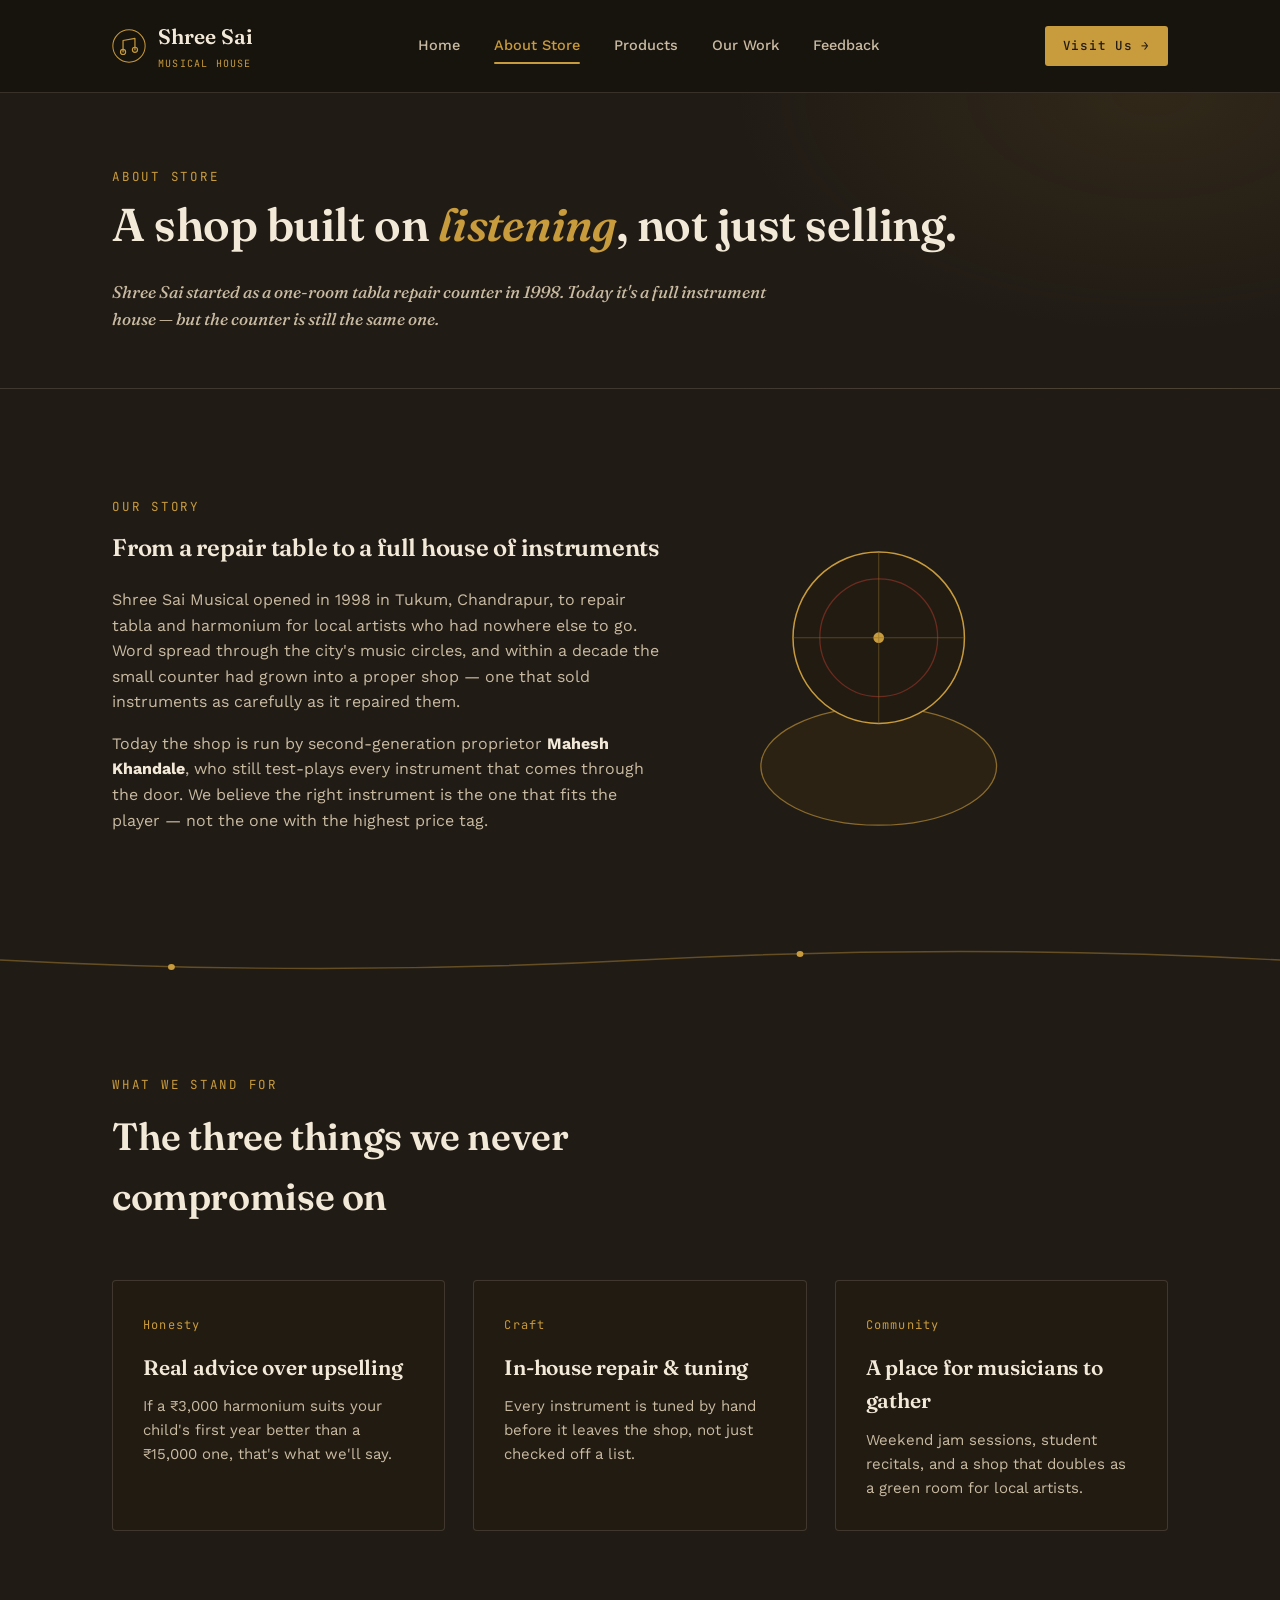
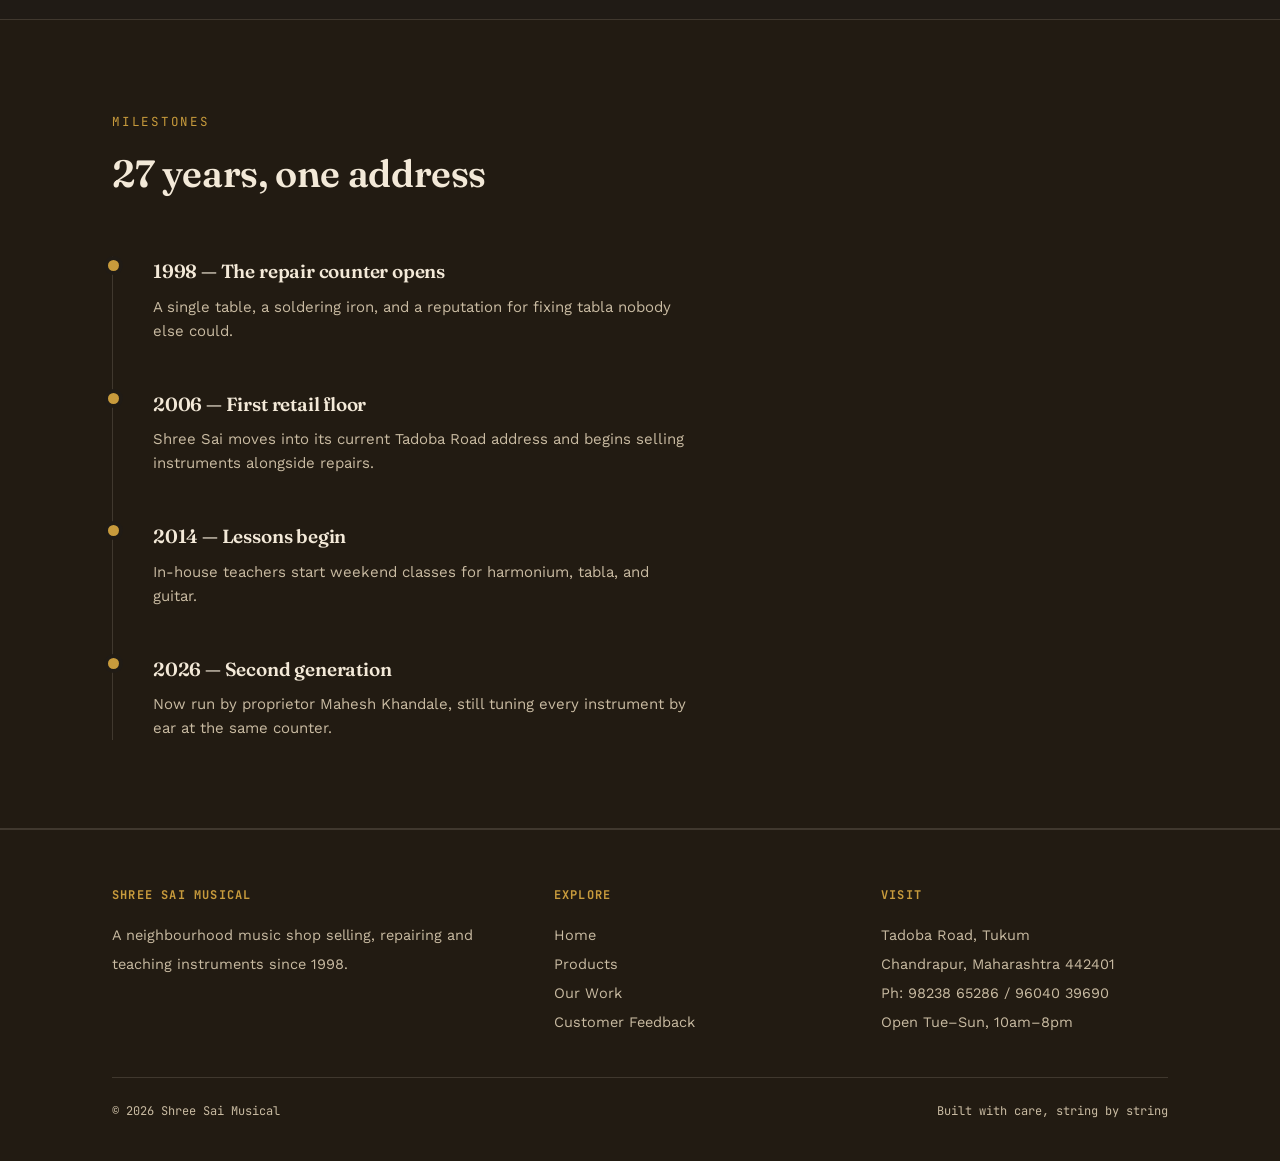
<file: about.html>
<!DOCTYPE html>
<html lang="en">
<head>
<meta charset="UTF-8">
<meta name="viewport" content="width=device-width, initial-scale=1.0">
<title>About Store — Shree Sai Musical</title>
<link rel="stylesheet" href="styles.css">
</head>
<body>

<header class="site-header">
  <nav class="nav">
    <a href="index.html" class="brand">
      <svg class="brand-mark" viewBox="0 0 40 40" fill="none">
        <circle cx="20" cy="20" r="19" stroke="#C89B3C" stroke-width="1.2"/>
        <path d="M13 27V13.5L27 11v13.5" stroke="#C89B3C" stroke-width="1.4" stroke-linecap="round" stroke-linejoin="round"/>
        <circle cx="13" cy="27" r="3" stroke="#C89B3C" stroke-width="1.4"/>
        <circle cx="27" cy="24.5" r="3" stroke="#C89B3C" stroke-width="1.4"/>
      </svg>
      <span>Shree Sai<small>Musical House</small></span>
    </a>
    <ul class="nav-links">
      <li><a href="index.html">Home</a></li>
      <li><a href="about.html" class="active">About Store</a></li>
      <li><a href="products.html">Products</a></li>
      <li><a href="work.html">Our Work</a></li>
      <li><a href="feedback.html">Feedback</a></li>
    </ul>
    <a href="feedback.html" class="nav-cta">Visit Us →</a>
  </nav>
</header>

<section class="page-hero">
  <div class="wrap">
    <span class="eyebrow">About Store</span>
    <h1>A shop built on <em style="color:var(--brass); font-style:italic;">listening</em>, not just selling.</h1>
    <p class="lede">Shree Sai started as a one-room tabla repair counter in 1998. Today it's a full instrument house — but the counter is still the same one.</p>
  </div>
</section>

<section>
  <div class="wrap hero-grid">
    <div>
      <span class="eyebrow">Our Story</span>
      <h2 style="margin-top:10px;">From a repair table to a full house of instruments</h2>
      <p style="margin-top:20px; color:var(--paper-dim); max-width:56ch;">
        Shree Sai Musical opened in 1998 in Tukum, Chandrapur, to repair tabla and harmonium for local artists who had nowhere
        else to go. Word spread through the city's music circles, and within a decade the small counter had grown into a proper
        shop — one that sold instruments as carefully as it repaired them.
      </p>
      <p style="margin-top:16px; color:var(--paper-dim); max-width:56ch;">
        Today the shop is run by second-generation proprietor <strong style="color:var(--paper);">Mahesh Khandale</strong>, who
        still test-plays every instrument that comes through the door. We believe the right instrument is the one that fits the
        player — not the one with the highest price tag.
      </p>
    </div>
    <div class="hero-art">
      <svg viewBox="0 0 420 340" width="100%">
        <ellipse cx="150" cy="270" rx="110" ry="55" fill="#2C2214" stroke="#8A6B2C" stroke-width="1.2"/>
        <ellipse cx="150" cy="150" rx="80" ry="80" fill="#221B12" stroke="#C89B3C" stroke-width="1.4"/>
        <ellipse cx="150" cy="150" rx="55" ry="55" fill="none" stroke="#8A3324" stroke-width="1.2" opacity="0.7"/>
        <circle cx="150" cy="150" r="5" fill="#C89B3C"/>
        <g stroke="#8A6B2C" stroke-width="1" opacity="0.5">
          <line x1="70" y1="150" x2="230" y2="150"/>
          <line x1="150" y1="70" x2="150" y2="230"/>
        </g>
      </svg>
    </div>
  </div>
</section>

<svg class="string-divider" viewBox="0 0 1120 46" preserveAspectRatio="none">
  <path d="M0,23 Q280,40 560,23 T1120,23"/>
  <circle cx="150" cy="30" r="3"/>
  <circle cx="700" cy="17" r="3"/>
</svg>

<section>
  <div class="wrap">
    <div class="section-head">
      <span class="eyebrow">What We Stand For</span>
      <h2>The three things we never compromise on</h2>
    </div>
    <div class="grid grid-3">
      <div class="card">
        <span class="num">Honesty</span>
        <h3>Real advice over upselling</h3>
        <p>If a ₹3,000 harmonium suits your child's first year better than a ₹15,000 one, that's what we'll say.</p>
      </div>
      <div class="card">
        <span class="num">Craft</span>
        <h3>In-house repair &amp; tuning</h3>
        <p>Every instrument is tuned by hand before it leaves the shop, not just checked off a list.</p>
      </div>
      <div class="card">
        <span class="num">Community</span>
        <h3>A place for musicians to gather</h3>
        <p>Weekend jam sessions, student recitals, and a shop that doubles as a green room for local artists.</p>
      </div>
    </div>
  </div>
</section>

<section class="panel" style="border-left:none; border-right:none;">
  <div class="wrap">
    <div class="section-head">
      <span class="eyebrow">Milestones</span>
      <h2>27 years, one address</h2>
    </div>
    <div class="timeline">
      <div class="timeline-item">
        <h3>1998 — The repair counter opens</h3>
        <p>A single table, a soldering iron, and a reputation for fixing tabla nobody else could.</p>
      </div>
      <div class="timeline-item">
        <h3>2006 — First retail floor</h3>
        <p>Shree Sai moves into its current Tadoba Road address and begins selling instruments alongside repairs.</p>
      </div>
      <div class="timeline-item">
        <h3>2014 — Lessons begin</h3>
        <p>In-house teachers start weekend classes for harmonium, tabla, and guitar.</p>
      </div>
      <div class="timeline-item">
        <h3>2026 — Second generation</h3>
        <p>Now run by proprietor Mahesh Khandale, still tuning every instrument by ear at the same counter.</p>
      </div>
    </div>
  </div>
</section>

<footer>
  <div class="wrap">
    <div class="footer-grid">
      <div>
        <h4>Shree Sai Musical</h4>
        <p>A neighbourhood music shop selling, repairing and teaching instruments since 1998.</p>
      </div>
      <div>
        <h4>Explore</h4>
        <p><a href="index.html">Home</a><br>
        <a href="products.html">Products</a><br>
        <a href="work.html">Our Work</a><br>
        <a href="feedback.html">Customer Feedback</a></p>
      </div>
      <div>
        <h4>Visit</h4>
        <p>Tadoba Road, Tukum<br>Chandrapur, Maharashtra 442401<br>Ph: 98238 65286 / 96040 39690<br>Open Tue–Sun, 10am–8pm</p>
      </div>
    </div>
    <div class="footer-bottom">
      <span>© 2026 Shree Sai Musical</span>
      <span>Built with care, string by string</span>
    </div>
  </div>
</footer>

</body>
</html>
</file>
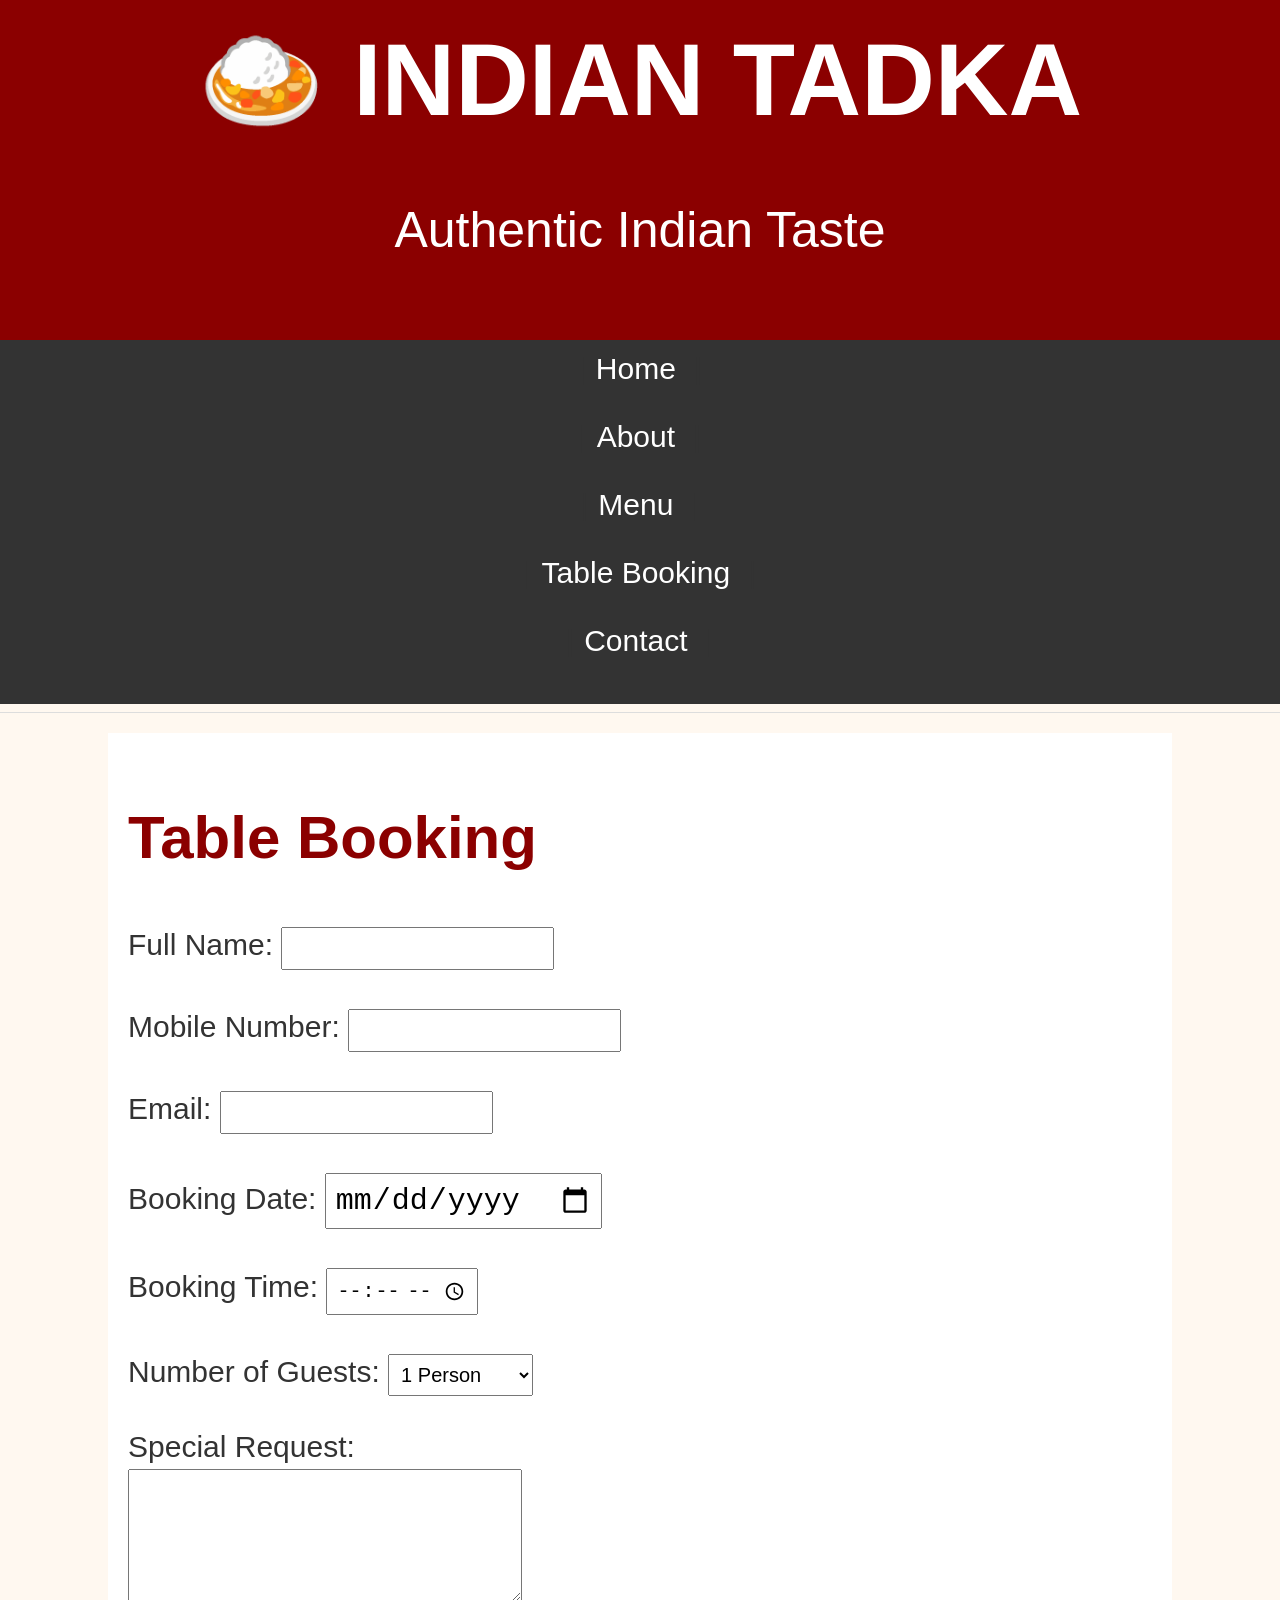
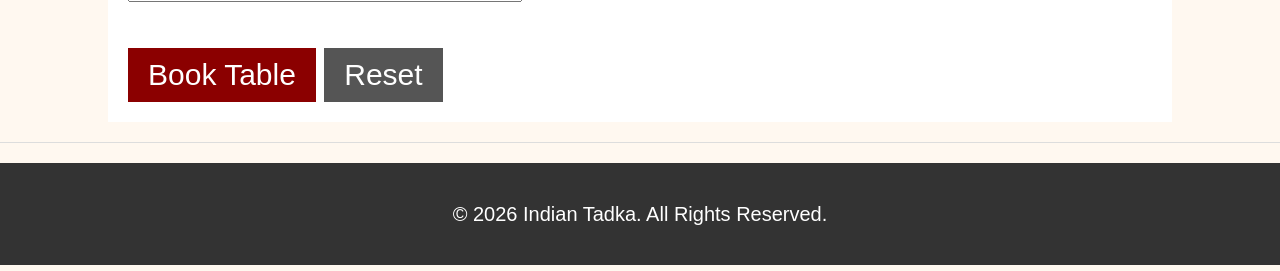
<file: booking.html>
<!DOCTYPE html>
<html>
<head>
    <title>Indian Tadka - Table Booking</title>
</head>
<body>

    <header>
        <link rel="stylesheet" href="base.css">
        <h1 style="font-size: 102px;">🍛 INDIAN TADKA</h1>
        <p style="font-size: 50px;">Authentic Indian Taste</p>
    </header>

    <center>

    <nav style="font-size: 30px;">
        |<a href="index.html">Home</a> | <br><br>
        |<a href="about.html">About</a> | <br><br>
        |<a href="menu.html">Menu</a> | <br><br>
        |<a href="booking.html">Table Booking</a> | <br><br>
        |<a href="contact.html">Contact</a> | <br><br>
    </nav>
    </center>

    <hr>

    <main>
        <h2 style="font-size: 60px;">Table Booking</h2>

        <form style="font-size: 30px;">

            <label>Full Name:</label>
            <input type="text" name="name" style="font-size: 20px;">
            <br><br>

            <label>Mobile Number:</label>
            <input type="tel" name="mobile" style="font-size: 20px;">
            <br><br>

            <label>Email:</label>
            <input type="email" name="email" style="font-size: 20px;">
            <br><br>

            <label>Booking Date:</label>
            <input type="date" name="date" style="font-size: 30px;">
            <br><br>

            <label>Booking Time:</label>
            <input type="time" name="time" style="font-size: 20px;">
            <br><br>

            <label>Number of Guests:</label>
            <select name="guests" style="font-size: 20px;">
                <option>1 Person</option>
                <option>2 Persons</option>
                <option>3 Persons</option>
                <option>4 Persons</option>
                <option>5 Persons</option>
                <option>6 Persons</option>
                <option>7 Persons</option>
                <option>8 Persons</option>
                <option>More than 8</option>
            </select>

            <br><br>

            <label>Special Request:</label>
            <br>
            <textarea name="request" rows="5" cols="30" style="font-size: 20px;"></textarea>

            <br><br>

            <input type="submit" value="Book Table" style="font-size: 30px;">
            <input type="reset" value="Reset" style="font-size: 30px;">

        </form>
    </main>

    <hr>

    <footer>
        <p style="font-size: 20px;">© 2026 Indian Tadka. All Rights Reserved.</p>
    </footer>

</body>
</html>
</file>
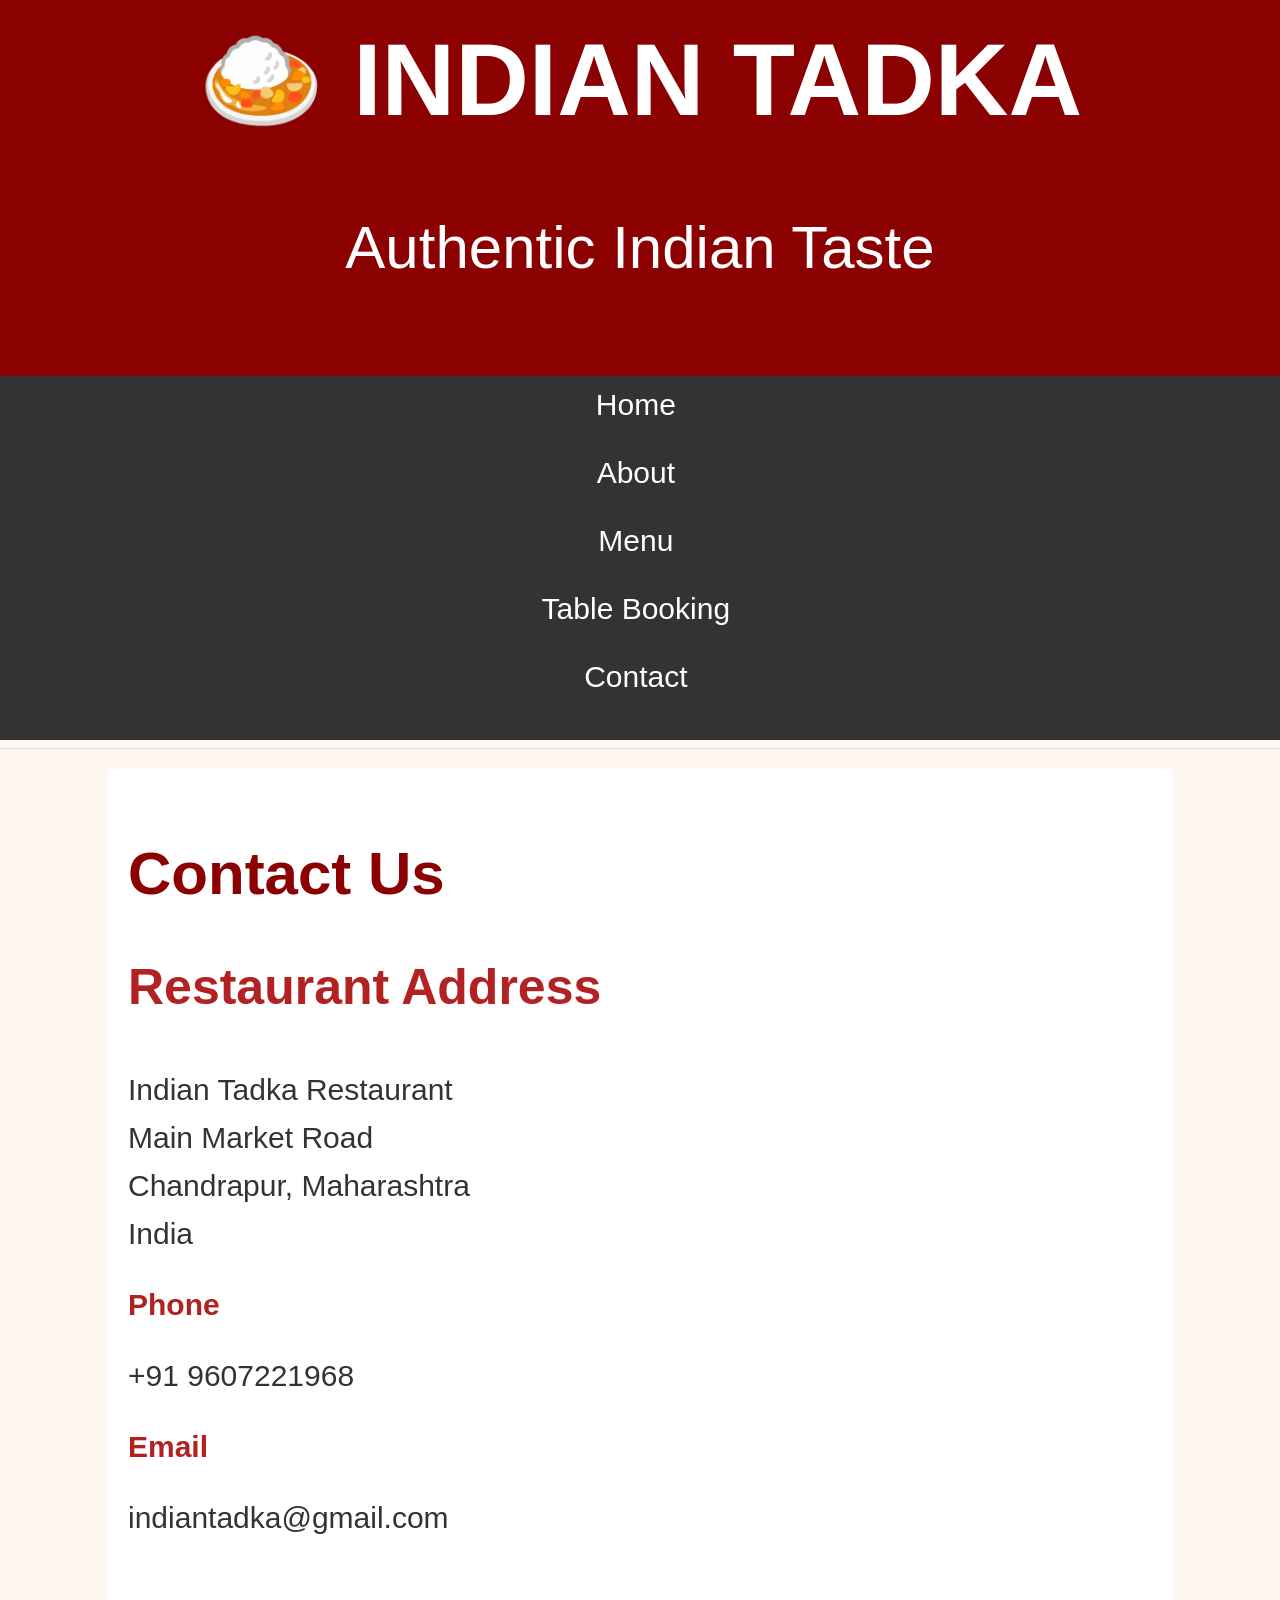
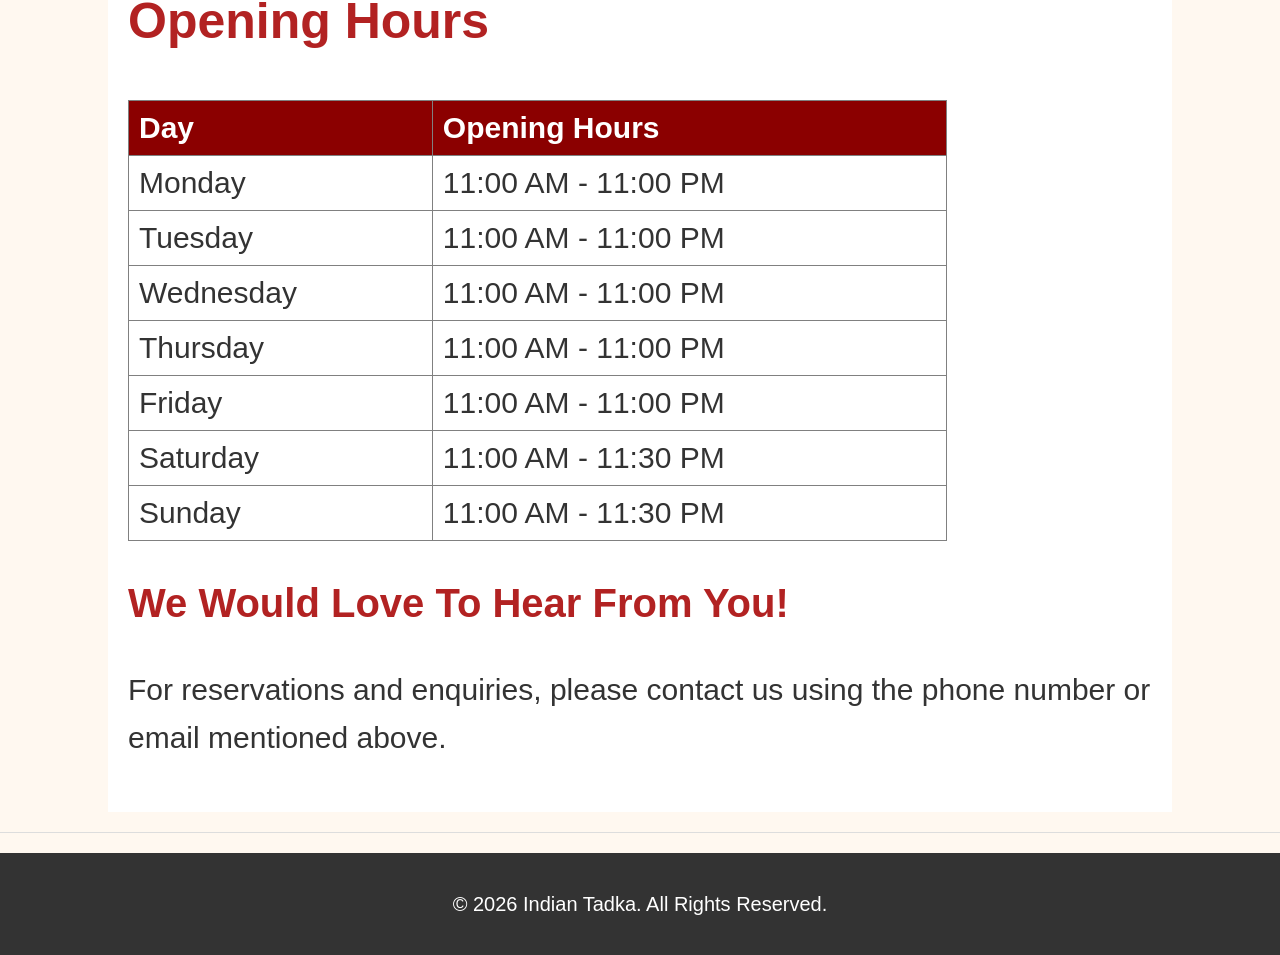
<file: contact.html>
<!DOCTYPE html>
<html>
<head>
    <title>Indian Tadka - Contact</title>
</head>
<body>

    <header>
        <link rel="stylesheet" href="base.css">
        <h1  style="font-size: 102px;">🍛 INDIAN TADKA</h1>
        <p  style="font-size: 60px;">Authentic Indian Taste</p>
    </header>

     <center>

    <nav style="font-size: 30px;">
        |<a href="index.html">Home</a> | <br><br>
        |<a href="about.html">About</a> | <br><br>
        |<a href="menu.html">Menu</a> | <br><br>
        |<a href="booking.html">Table Booking</a> | <br><br>
        |<a href="contact.html">Contact</a> | <br><br>
    </nav>
    </center>
    <hr>

    <main>

        <h2 style="font-size: 60px;">Contact Us</h2>

        <h3 style="font-size: 50px;">Restaurant Address</h3>
        <p style="font-size: 30px;">
            Indian Tadka Restaurant<br>
            Main Market Road<br>
            Chandrapur, Maharashtra<br>
            India
        </p>

        <h3 style="font-size: 30px;">Phone</h3>
        <p style="font-size: 30px;">+91 9607221968</p>

        <h3 style="font-size: 30px;">Email</h3>
        <p style="font-size: 30px;">indiantadka@gmail.com</p>

        <h3 style="font-size: 50px;">Opening Hours</h3>

        <table border="1" style="font-size: 30px;">
            <tr>
                <th>Day</th>
                <th>Opening Hours</th>
            </tr>
            <tr>
                <td>Monday</td>
                <td>11:00 AM - 11:00 PM</td>
            </tr>
            <tr>
                <td>Tuesday</td>
                <td>11:00 AM - 11:00 PM</td>
            </tr>
            <tr>
                <td>Wednesday</td>
                <td>11:00 AM - 11:00 PM</td>
            </tr>
            <tr>
                <td>Thursday</td>
                <td>11:00 AM - 11:00 PM</td>
            </tr>
            <tr>
                <td>Friday</td>
                <td>11:00 AM - 11:00 PM</td>
            </tr>
            <tr>
                <td>Saturday</td>
                <td>11:00 AM - 11:30 PM</td>
            </tr>
            <tr>
                <td>Sunday</td>
                <td>11:00 AM - 11:30 PM</td>
            </tr>
        </table>

        <h3 style="font-size: 40px;">We Would Love To Hear From You!</h3>

        <p style="font-size: 30px;">
            For reservations and enquiries, please contact us
            using the phone number or email mentioned above.
        </p>

    </main>

    <hr>

    <footer>
        <p style="font-size: 20px;">© 2026 Indian Tadka. All Rights Reserved.</p>
    </footer>

</body>
</html>
</file>
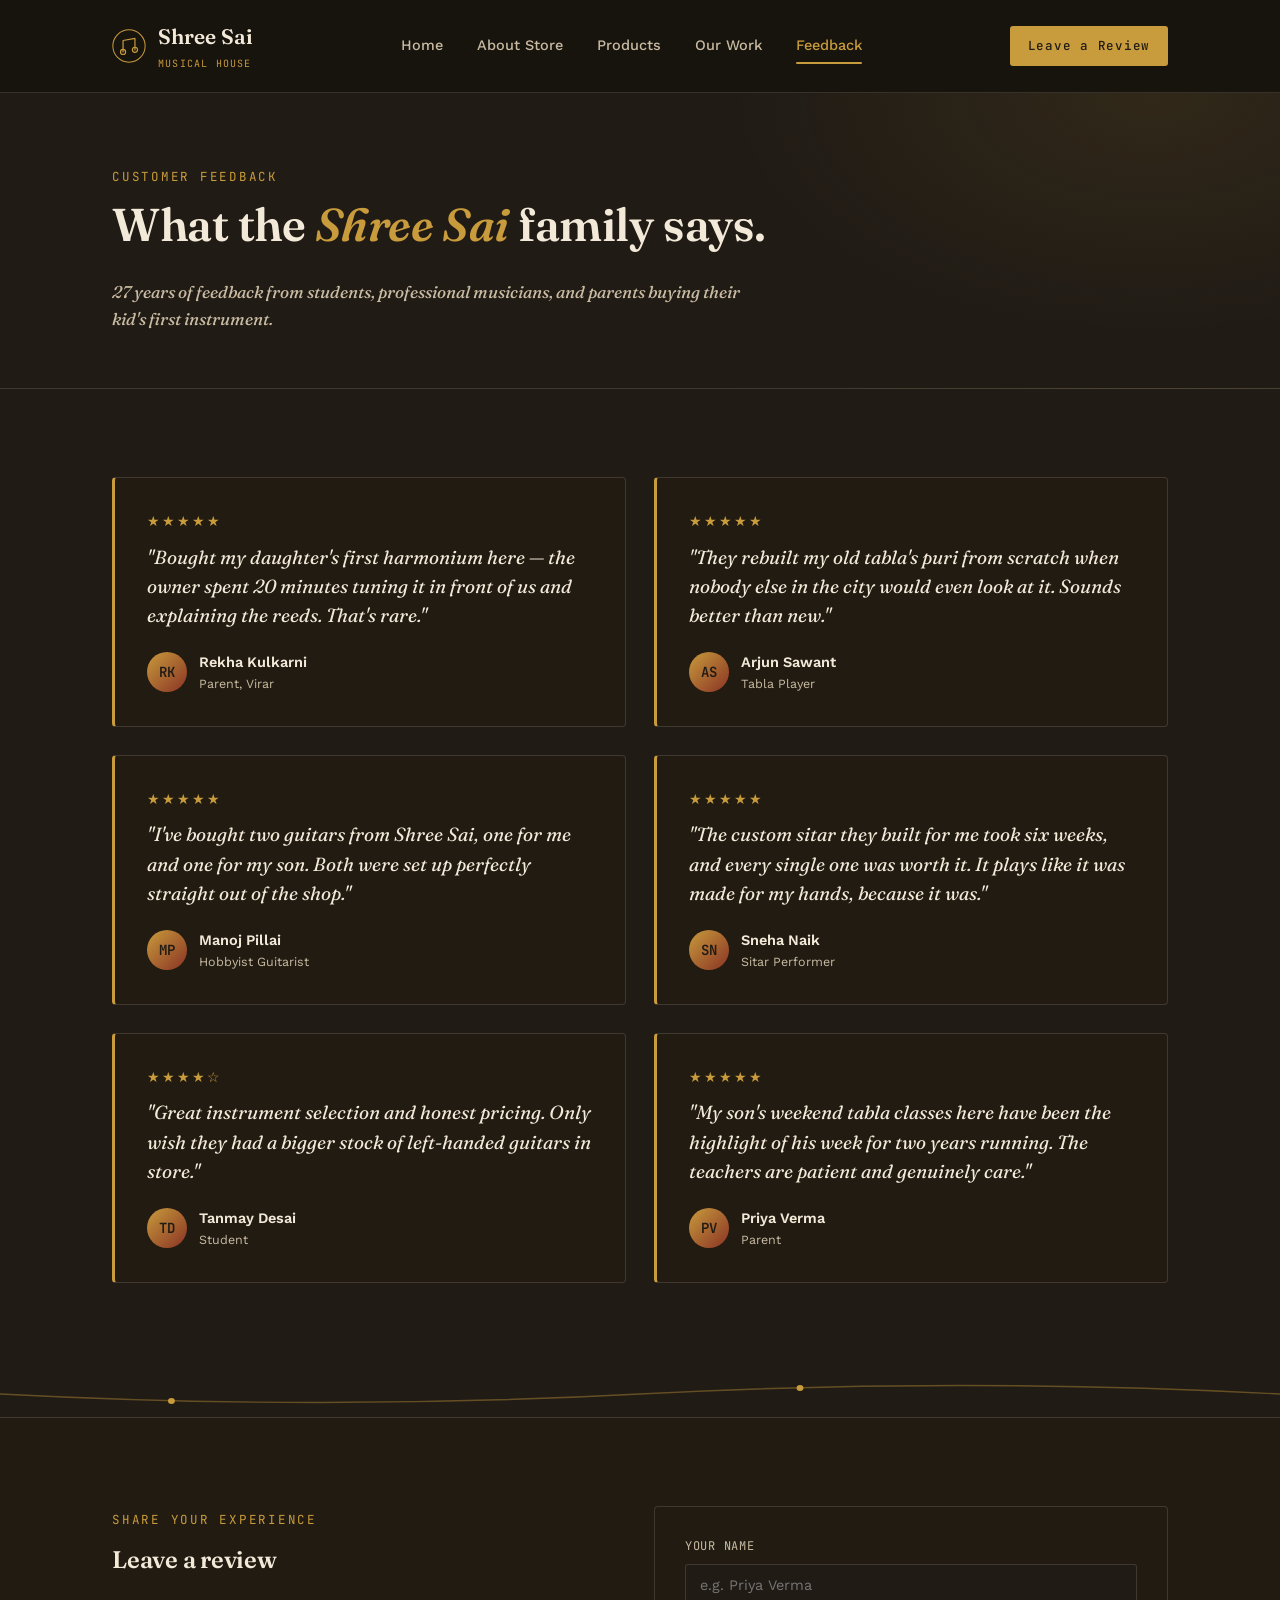
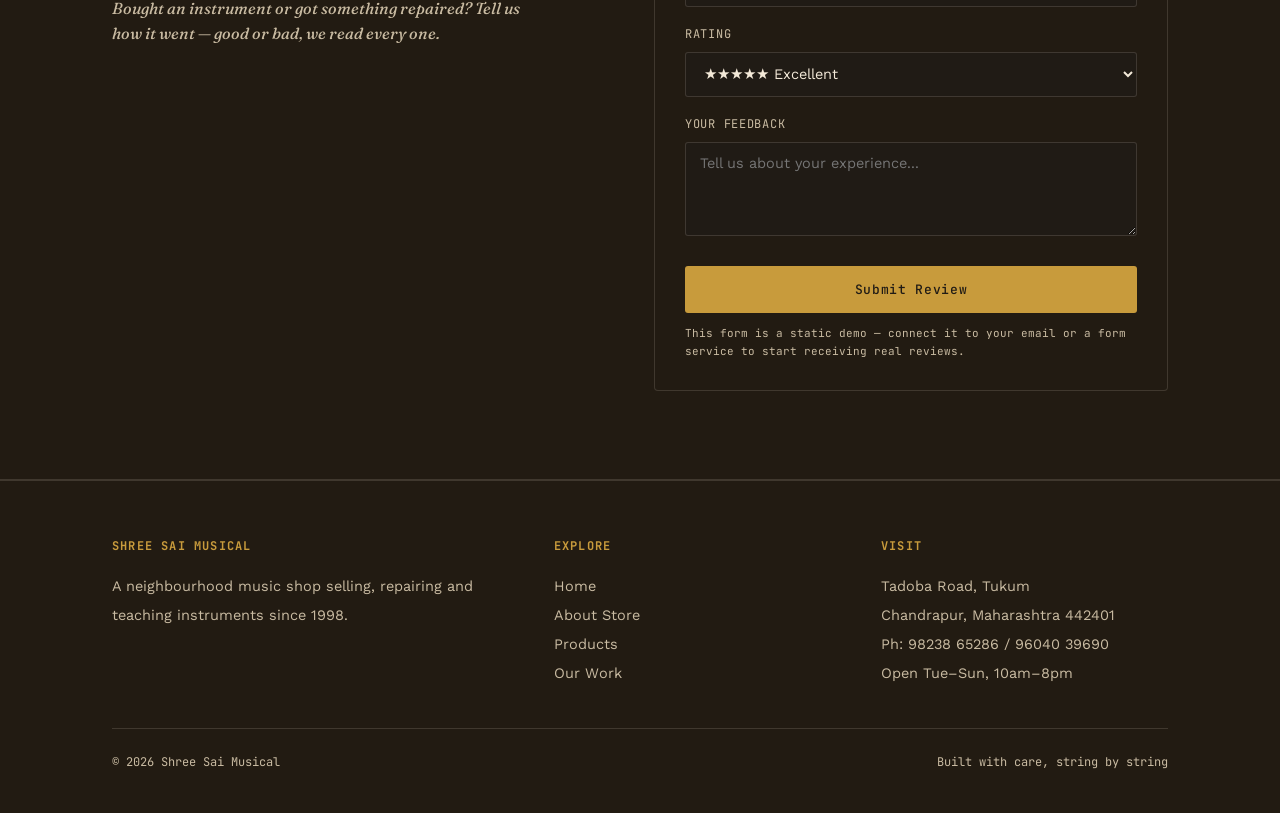
<file: feedback.html>
<!DOCTYPE html>
<html lang="en">
<head>
<meta charset="UTF-8">
<meta name="viewport" content="width=device-width, initial-scale=1.0">
<title>Customer Feedback — Shree Sai Musical</title>
<link rel="stylesheet" href="styles.css">
</head>
<body>

<header class="site-header">
  <nav class="nav">
    <a href="index.html" class="brand">
      <svg class="brand-mark" viewBox="0 0 40 40" fill="none">
        <circle cx="20" cy="20" r="19" stroke="#C89B3C" stroke-width="1.2"/>
        <path d="M13 27V13.5L27 11v13.5" stroke="#C89B3C" stroke-width="1.4" stroke-linecap="round" stroke-linejoin="round"/>
        <circle cx="13" cy="27" r="3" stroke="#C89B3C" stroke-width="1.4"/>
        <circle cx="27" cy="24.5" r="3" stroke="#C89B3C" stroke-width="1.4"/>
      </svg>
      <span>Shree Sai<small>Musical House</small></span>
    </a>
    <ul class="nav-links">
      <li><a href="index.html">Home</a></li>
      <li><a href="about.html">About Store</a></li>
      <li><a href="products.html">Products</a></li>
      <li><a href="work.html">Our Work</a></li>
      <li><a href="feedback.html" class="active">Feedback</a></li>
    </ul>
    <a href="#leave-review" class="nav-cta">Leave a Review</a>
  </nav>
</header>

<section class="page-hero">
  <div class="wrap">
    <span class="eyebrow">Customer Feedback</span>
    <h1>What the <em style="color:var(--brass); font-style:italic;">Shree Sai</em> family says.</h1>
    <p class="lede">27 years of feedback from students, professional musicians, and parents buying their kid's first instrument.</p>
  </div>
</section>

<section>
  <div class="wrap">
    <div class="grid grid-2">
      <div class="quote-card">
        <div class="stars">★★★★★</div>
        <p class="quote-text">"Bought my daughter's first harmonium here — the owner spent 20 minutes tuning it in front of us and explaining the reeds. That's rare."</p>
        <div class="quote-person">
          <div class="quote-avatar">RK</div>
          <div><div class="name">Rekha Kulkarni</div><div class="role">Parent, Virar</div></div>
        </div>
      </div>
      <div class="quote-card">
        <div class="stars">★★★★★</div>
        <p class="quote-text">"They rebuilt my old tabla's puri from scratch when nobody else in the city would even look at it. Sounds better than new."</p>
        <div class="quote-person">
          <div class="quote-avatar">AS</div>
          <div><div class="name">Arjun Sawant</div><div class="role">Tabla Player</div></div>
        </div>
      </div>
      <div class="quote-card">
        <div class="stars">★★★★★</div>
        <p class="quote-text">"I've bought two guitars from Shree Sai, one for me and one for my son. Both were set up perfectly straight out of the shop."</p>
        <div class="quote-person">
          <div class="quote-avatar">MP</div>
          <div><div class="name">Manoj Pillai</div><div class="role">Hobbyist Guitarist</div></div>
        </div>
      </div>
      <div class="quote-card">
        <div class="stars">★★★★★</div>
        <p class="quote-text">"The custom sitar they built for me took six weeks, and every single one was worth it. It plays like it was made for my hands, because it was."</p>
        <div class="quote-person">
          <div class="quote-avatar">SN</div>
          <div><div class="name">Sneha Naik</div><div class="role">Sitar Performer</div></div>
        </div>
      </div>
      <div class="quote-card">
        <div class="stars">★★★★☆</div>
        <p class="quote-text">"Great instrument selection and honest pricing. Only wish they had a bigger stock of left-handed guitars in store."</p>
        <div class="quote-person">
          <div class="quote-avatar">TD</div>
          <div><div class="name">Tanmay Desai</div><div class="role">Student</div></div>
        </div>
      </div>
      <div class="quote-card">
        <div class="stars">★★★★★</div>
        <p class="quote-text">"My son's weekend tabla classes here have been the highlight of his week for two years running. The teachers are patient and genuinely care."</p>
        <div class="quote-person">
          <div class="quote-avatar">PV</div>
          <div><div class="name">Priya Verma</div><div class="role">Parent</div></div>
        </div>
      </div>
    </div>
  </div>
</section>

<svg class="string-divider" viewBox="0 0 1120 46" preserveAspectRatio="none">
  <path d="M0,23 Q280,40 560,23 T1120,23"/>
  <circle cx="150" cy="30" r="3"/>
  <circle cx="700" cy="17" r="3"/>
</svg>

<section id="leave-review" class="panel" style="border-left:none; border-right:none;">
  <div class="wrap">
    <div class="grid grid-2" style="align-items:start;">
      <div>
        <span class="eyebrow">Share Your Experience</span>
        <h2 style="margin-top:10px;">Leave a review</h2>
        <p class="lede" style="margin-top:16px; max-width:44ch;">Bought an instrument or got something repaired? Tell us how it went — good or bad, we read every one.</p>
      </div>
      <div class="card">
        <label style="display:block; font-family:var(--mono); font-size:12px; letter-spacing:0.06em; color:var(--paper-dim); margin-bottom:8px;">YOUR NAME</label>
        <input type="text" placeholder="e.g. Priya Verma" style="width:100%; padding:12px 14px; margin-bottom:18px; background:var(--ink); border:1px solid var(--line); border-radius:3px; color:var(--paper); font-family:var(--body); font-size:14.5px;">

        <label style="display:block; font-family:var(--mono); font-size:12px; letter-spacing:0.06em; color:var(--paper-dim); margin-bottom:8px;">RATING</label>
        <select style="width:100%; padding:12px 14px; margin-bottom:18px; background:var(--ink); border:1px solid var(--line); border-radius:3px; color:var(--paper); font-family:var(--body); font-size:14.5px;">
          <option>★★★★★ Excellent</option>
          <option>★★★★☆ Good</option>
          <option>★★★☆☆ Average</option>
          <option>★★☆☆☆ Below Average</option>
          <option>★☆☆☆☆ Poor</option>
        </select>

        <label style="display:block; font-family:var(--mono); font-size:12px; letter-spacing:0.06em; color:var(--paper-dim); margin-bottom:8px;">YOUR FEEDBACK</label>
        <textarea rows="4" placeholder="Tell us about your experience..." style="width:100%; padding:12px 14px; margin-bottom:22px; background:var(--ink); border:1px solid var(--line); border-radius:3px; color:var(--paper); font-family:var(--body); font-size:14.5px; resize:vertical;"></textarea>

        <button type="button" class="btn btn-primary" style="width:100%; justify-content:center;">Submit Review</button>
        <p style="font-family:var(--mono); font-size:11px; color:var(--paper-dim); margin-top:12px;">This form is a static demo — connect it to your email or a form service to start receiving real reviews.</p>
      </div>
    </div>
  </div>
</section>

<footer>
  <div class="wrap">
    <div class="footer-grid">
      <div>
        <h4>Shree Sai Musical</h4>
        <p>A neighbourhood music shop selling, repairing and teaching instruments since 1998.</p>
      </div>
      <div>
        <h4>Explore</h4>
        <p><a href="index.html">Home</a><br>
        <a href="about.html">About Store</a><br>
        <a href="products.html">Products</a><br>
        <a href="work.html">Our Work</a></p>
      </div>
      <div>
        <h4>Visit</h4>
        <p>Tadoba Road, Tukum<br>Chandrapur, Maharashtra 442401<br>Ph: 98238 65286 / 96040 39690<br>Open Tue–Sun, 10am–8pm</p>
      </div>
    </div>
    <div class="footer-bottom">
      <span>© 2026 Shree Sai Musical</span>
      <span>Built with care, string by string</span>
    </div>
  </div>
</footer>

</body>
</html>
</file>
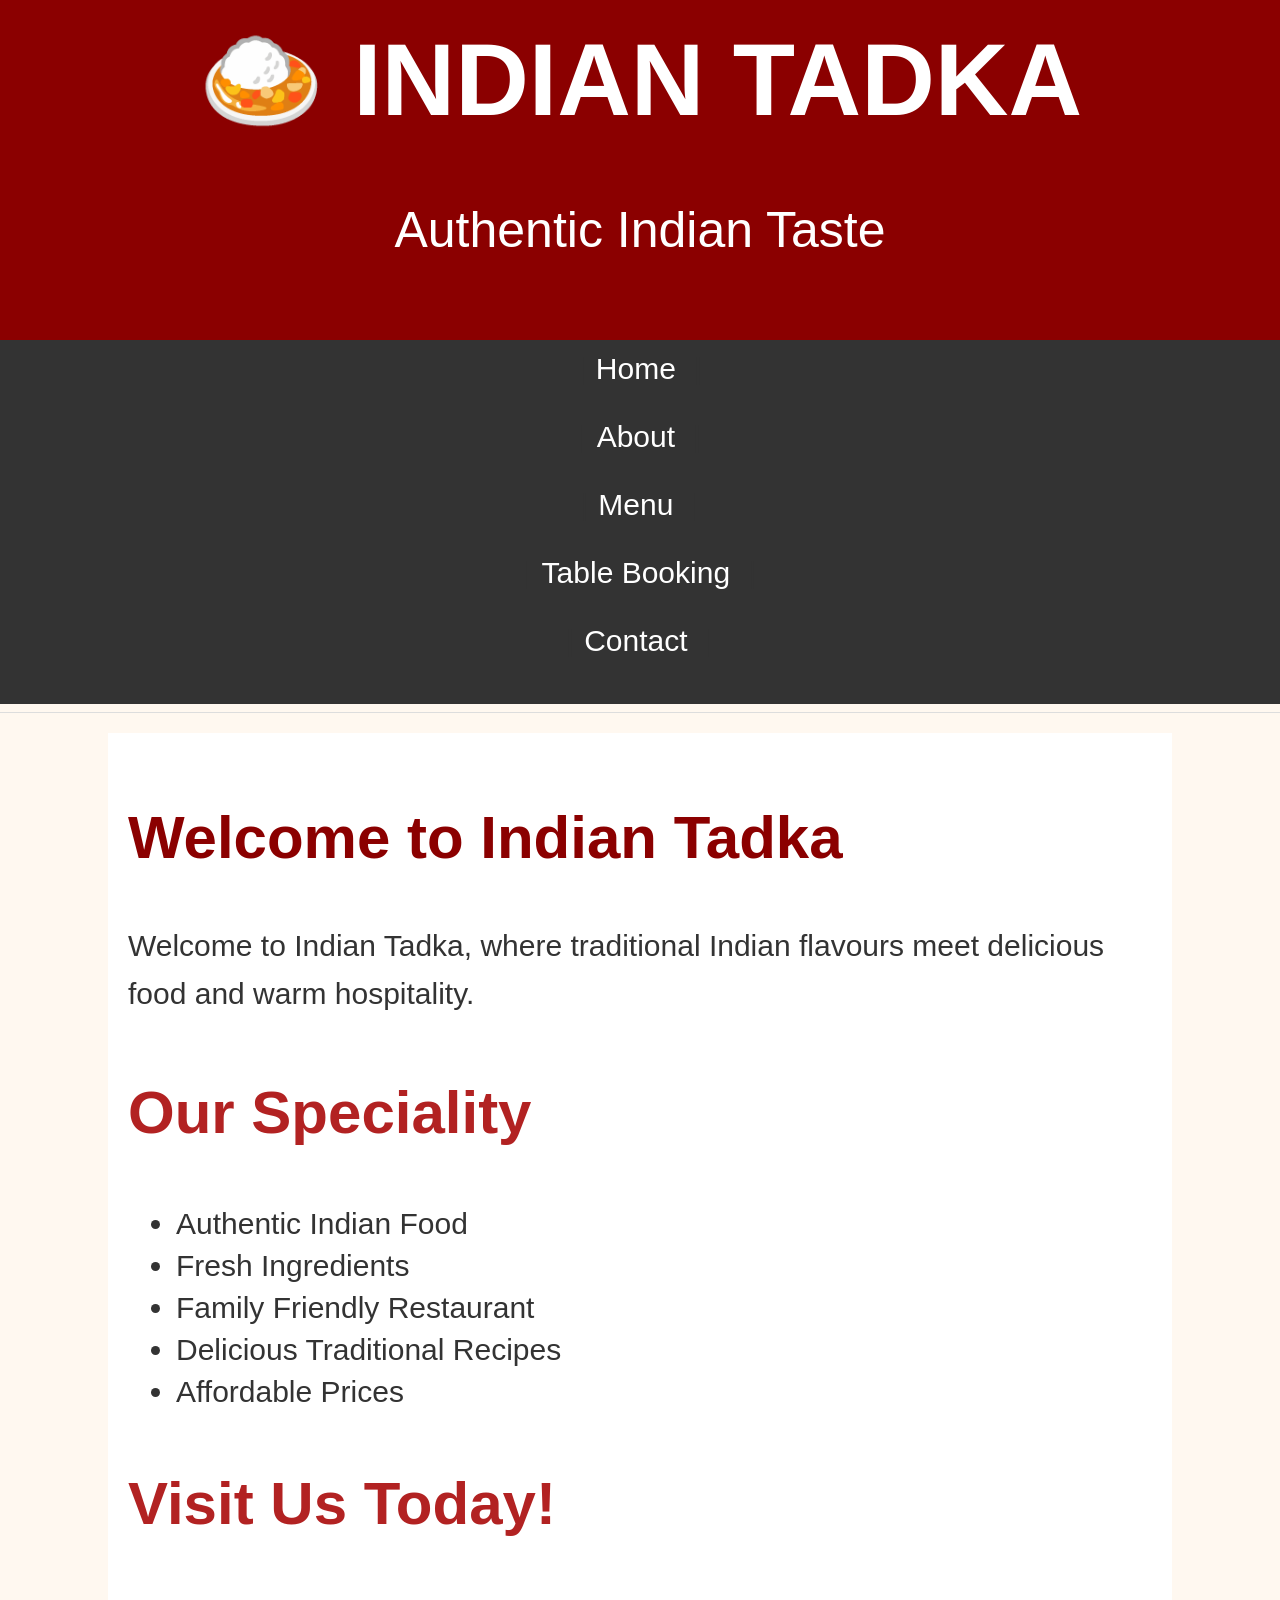
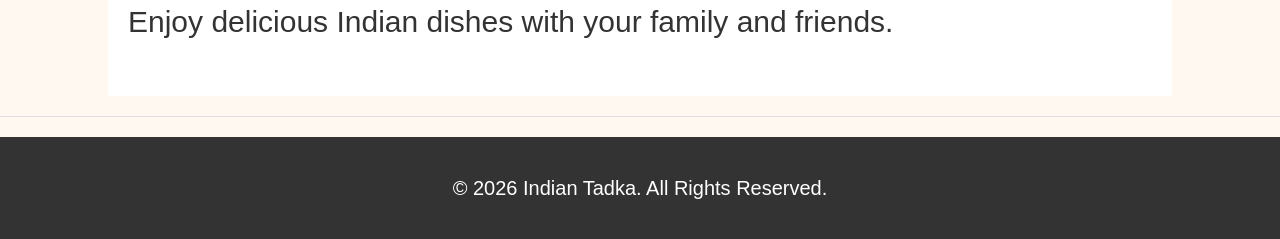
<file: indian tadka resturant.html>
<!DOCTYPE html>
<html>
<head>
    <title>Indian Tadka - Home</title>
</head>
<body>

    <header>
        <link rel="stylesheet" href="base.css">
        <center>
        <h1 style="font-size: 102px;">🍛 INDIAN TADKA</h1>
        <p style="font-size: 50px;">Authentic Indian Taste</p>
    </header>
    <center>

    <nav style="font-size: 30px;">
        |<a href="index.html">Home</a> | <br><br>
        |<a href="about.html">About</a> | <br><br>
        |<a href="menu.html">Menu</a> | <br><br>
        |<a href="booking.html">Table Booking</a> | <br><br>
        |<a href="contact.html">Contact</a> | <br><br>
    </nav>
    </center>

    <hr>

    <main>
        <h2 style="font-size: 60px;">Welcome to Indian Tadka</h2>

        <p style="font-size: 30px;">
            Welcome to Indian Tadka, where traditional Indian flavours
            meet delicious food and warm hospitality.
        </p>

        <h3 style="font-size: 60px;">Our Speciality</h3>

        <ul style="font-size: 30px;">
            <li>Authentic Indian Food</li>
            <li>Fresh Ingredients</li>
            <li>Family Friendly Restaurant</li>
            <li>Delicious Traditional Recipes</li>
            <li>Affordable Prices</li>
        </ul>

        <h3 style="font-size: 60px;">Visit Us Today!</h3>

        <p style="font-size: 30px;">
            Enjoy delicious Indian dishes with your family and friends.
        

       
    </main>

    <hr>

    <footer>
        <p style="font-size: 20px;">© 2026 Indian Tadka. All Rights Reserved.</p>
    </footer>
    
</body>
</html>
</file>
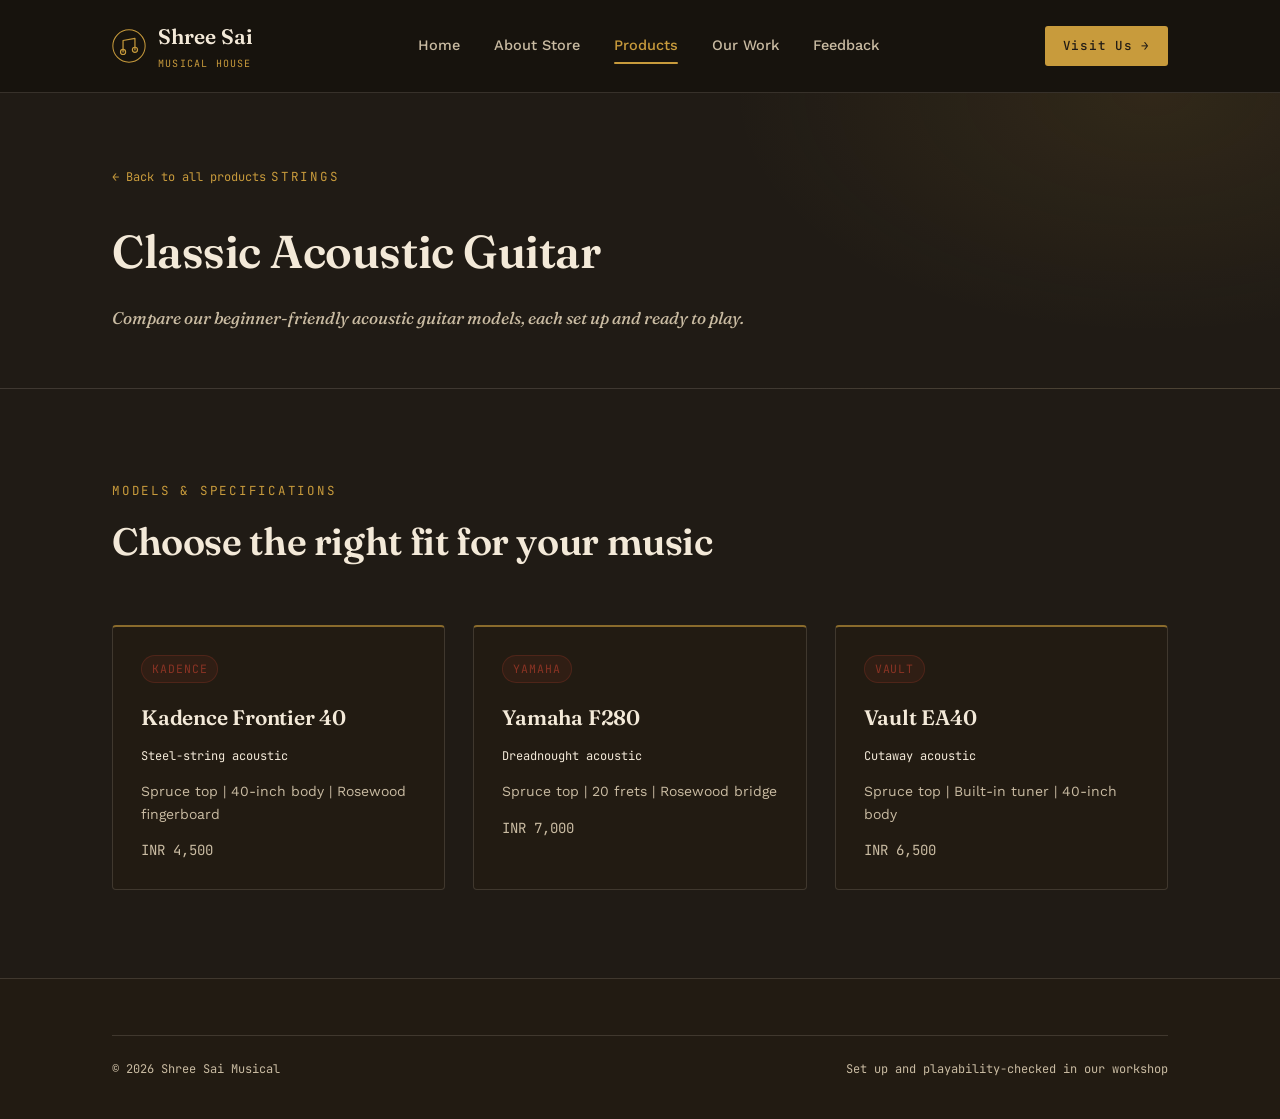
<file: instrument.html>
<!DOCTYPE html>
<html lang="en">
<head>
<meta charset="UTF-8">
<meta name="viewport" content="width=device-width, initial-scale=1.0">
<title>Instrument Details - Shree Sai Musical</title>
<link rel="stylesheet" href="styles.css">
</head>
<body>
<header class="site-header">
  <nav class="nav">
    <a href="index.html" class="brand">
      <svg class="brand-mark" viewBox="0 0 40 40" fill="none" aria-hidden="true">
        <circle cx="20" cy="20" r="19" stroke="#C89B3C" stroke-width="1.2"/>
        <path d="M13 27V13.5L27 11v13.5" stroke="#C89B3C" stroke-width="1.4" stroke-linecap="round" stroke-linejoin="round"/>
        <circle cx="13" cy="27" r="3" stroke="#C89B3C" stroke-width="1.4"/>
        <circle cx="27" cy="24.5" r="3" stroke="#C89B3C" stroke-width="1.4"/>
      </svg>
      <span>Shree Sai<small>Musical House</small></span>
    </a>
    <ul class="nav-links">
      <li><a href="index.html">Home</a></li>
      <li><a href="about.html">About Store</a></li>
      <li><a href="products.html" class="active">Products</a></li>
      <li><a href="work.html">Our Work</a></li>
      <li><a href="feedback.html">Feedback</a></li>
    </ul>
    <a href="feedback.html" class="nav-cta">Visit Us &rarr;</a>
  </nav>
</header>

<main>
  <section class="page-hero instrument-detail-hero">
    <div class="wrap">
      <a class="back-link" href="products.html">&larr; Back to all products</a>
      <span class="eyebrow" id="category">Instrument details</span>
      <h1 id="instrument-name">Instrument</h1>
      <p class="lede" id="instrument-intro"></p>
    </div>
  </section>
  <section>
    <div class="wrap">
      <div class="section-head">
        <span class="eyebrow">Models &amp; specifications</span>
        <h2>Choose the right fit for your music</h2>
      </div>
      <div class="model-grid" id="model-list"></div>
    </div>
  </section>
</main>

<footer>
  <div class="wrap">
    <div class="footer-bottom">
      <span>&copy; 2026 Shree Sai Musical</span>
      <span>Set up and playability-checked in our workshop</span>
    </div>
  </div>
</footer>

<script>
  const instruments = {
    guitar: {
      name: 'Classic Acoustic Guitar', category: 'Strings', intro: 'Compare our beginner-friendly acoustic guitar models, each set up and ready to play.',
      models: [
        ['Kadence Frontier 40', 'Kadence', 'Steel-string acoustic', 'Spruce top | 40-inch body | Rosewood fingerboard', 'INR 4,500'],
        ['Yamaha F280', 'Yamaha', 'Dreadnought acoustic', 'Spruce top | 20 frets | Rosewood bridge', 'INR 7,000'],
        ['Vault EA40', 'Vault', 'Cutaway acoustic', 'Spruce top | Built-in tuner | 40-inch body', 'INR 6,500']
      ]
    },
    sitar: {
      name: 'Concert Sitar', category: 'Strings', intro: 'Traditional sitars with different builds for learning, performance, and professional concerts.',
      models: [
        ['Student Sitar', 'Handmade', '7-string sitar', 'Tun wood | 13 sympathetic strings | Light action', 'INR 28,000'],
        ['Concert Sitar', 'Rikhi Ram', '7-string concert sitar', 'Rosewood taravs | 20 frets | Seasoned tumba', 'INR 45,000'],
        ['Professional Rosewood Sitar', 'Rikhi Ram', 'Professional sitar', 'Rosewood body | Premium taravs | Custom tuning', 'INR 65,000']
      ]
    },
    violin: {
      name: '1/2 & Full-Size Violin', category: 'Strings', intro: 'Choose a violin size and build that matches the player, from first lessons to stage performance.',
      models: [
        ['1/2 Size Beginner Violin', 'Vault', 'Half-size acoustic violin', 'Ages 6-8 | Spruce top | Bow and rosin included', 'INR 6,000'],
        ['3/4 Size Student Violin', 'Cremona', 'Three-quarter acoustic violin', 'Ages 9-12 | Maple back | Ebony fittings', 'INR 10,000'],
        ['Full-Size Concert Violin', 'Cremona', '4/4 acoustic violin', 'Solid spruce top | Hand-finished | Premium bow', 'INR 18,000']
      ]
    },
    tabla: {
      name: 'Tabla Set (Dayan-Bayan)', category: 'Percussion', intro: 'Hand-dressed tabla pairs with distinct woods, sizes, and tuning for practice or performance.',
      models: [
        ['Student Tabla Set', 'Handmade', 'Copper bayan pair', 'Sheesham dayan | Copper bayan | Practice heads', 'INR 9,000'],
        ['Delhi Gharana Set', 'Haridas Vhatkar', 'Brass bayan pair', 'Tun wood dayan | Brass bayan | Fine syahi', 'INR 15,000'],
        ['Concert Sheesham Tabla Set', 'Haridas Vhatkar', 'Professional tabla pair', 'Premium sheesham | Brass bayan | Concert tuning', 'INR 22,000']
      ]
    },
    dholak: {
      name: 'Dholak', category: 'Percussion', intro: 'Folk dholaks in three sizes, with hand-selected wood and natural skin heads.',
      models: [
        ['Small Student Dholak', 'Handmade', 'Small rope-tuned drum', 'Mango wood | Goat skin | 16-inch shell', 'INR 3,500'],
        ['Medium Folk Dholak', 'Handmade', 'Medium rope-tuned drum', 'Mango wood | Natural skins | 20-inch shell', 'INR 5,000'],
        ['Large Stage Dholak', 'Handmade', 'Large performance drum', 'Sheesham wood | Reinforced shell | 24-inch shell', 'INR 6,500']
      ]
    },
    drums: {
      name: '5-Piece Drum Kit', category: 'Percussion', intro: 'Complete acoustic kits for new players, rehearsal rooms, and live performance.',
      models: [
        ['Pearl Roadshow 5-Piece', 'Pearl', '5-piece acoustic kit', '22-inch kick | Cymbals included | Drum throne', 'INR 32,000'],
        ['Tama Rhythm Mate', 'Tama', '5-piece acoustic kit', '22-inch kick | 6-ply shells | Hardware pack', 'INR 45,000'],
        ['Mapex Tornado Kit', 'Mapex', '5-piece acoustic kit', '22-inch kick | Dual-braced stands | Cymbals', 'INR 58,000']
      ]
    },
    harmonium: {
      name: 'Bellows Harmonium', category: 'Wind & Keys', intro: 'Harmoniums with different reed layouts and features for practice, bhajan, and stage use.',
      models: [
        ['3-Octave Student Harmonium', 'Bina', 'Single-reed harmonium', '3 octaves | 2 reeds | Compact body', 'INR 8,500'],
        ['3¼-Octave Folding Harmonium', 'Pal Music House', 'Double-reed harmonium', '3¼ octaves | Folding design | A440 tuned', 'INR 15,000'],
        ['Coupler Scale-Changer Harmonium', 'Bina', 'Coupler harmonium', '3¾ octaves | Scale changer | 9 stops', 'INR 24,000']
      ]
    },
    bansuri: {
      name: 'Bansuri Flute Set', category: 'Wind & Keys', intro: 'Seasoned bamboo bansuris across common scales for learners, accompanists, and performers.',
      models: [
        ['Beginner C Scale Bansuri', 'Handmade', 'Bamboo transverse flute', 'C scale | 6 finger holes | Beginner length', 'INR 450'],
        ['Middle G Scale Bansuri', 'Handmade', 'Bamboo transverse flute', 'G scale | 6 finger holes | Seasoned bamboo', 'INR 1,100'],
        ['Professional E Scale Bansuri', 'Handmade', 'Bamboo transverse flute', 'E scale | 7 finger holes | Performance grade', 'INR 2,200']
      ]
    },
    keyboard: {
      name: '61-Key Portable Keyboard', category: 'Wind & Keys', intro: 'Portable keyboards with lesson features, accompaniment styles, and sounds for every stage.',
      models: [
        ['Casio CT-S300', 'Casio', '61-key portable keyboard', '400 tones | Lesson mode | Battery powered', 'INR 6,500'],
        ['Yamaha PSR-E373', 'Yamaha', '61-key arranger keyboard', '622 voices | Touch response | USB support', 'INR 12,000'],
        ['Casio CT-X700', 'Casio', '61-key portable keyboard', '600 tones | AiX sound source | 195 rhythms', 'INR 15,000']
      ]
    }
  };

  const key = new URLSearchParams(window.location.search).get('instrument') || 'guitar';
  const instrument = instruments[key] || instruments.guitar;
  document.title = instrument.name + ' - Shree Sai Musical';
  document.getElementById('category').textContent = instrument.category;
  document.getElementById('instrument-name').textContent = instrument.name;
  document.getElementById('instrument-intro').textContent = instrument.intro;
  document.getElementById('model-list').innerHTML = instrument.models.map((model) => `
    <article class="model-card">
      <span class="tag">${model[1]}</span>
      <h3>${model[0]}</h3>
      <p class="model-type">${model[2]}</p>
      <p>${model[3]}</p>
      <p class="price">${model[4]}</p>
    </article>`).join('');
</script>
</body>
</html>
</file>
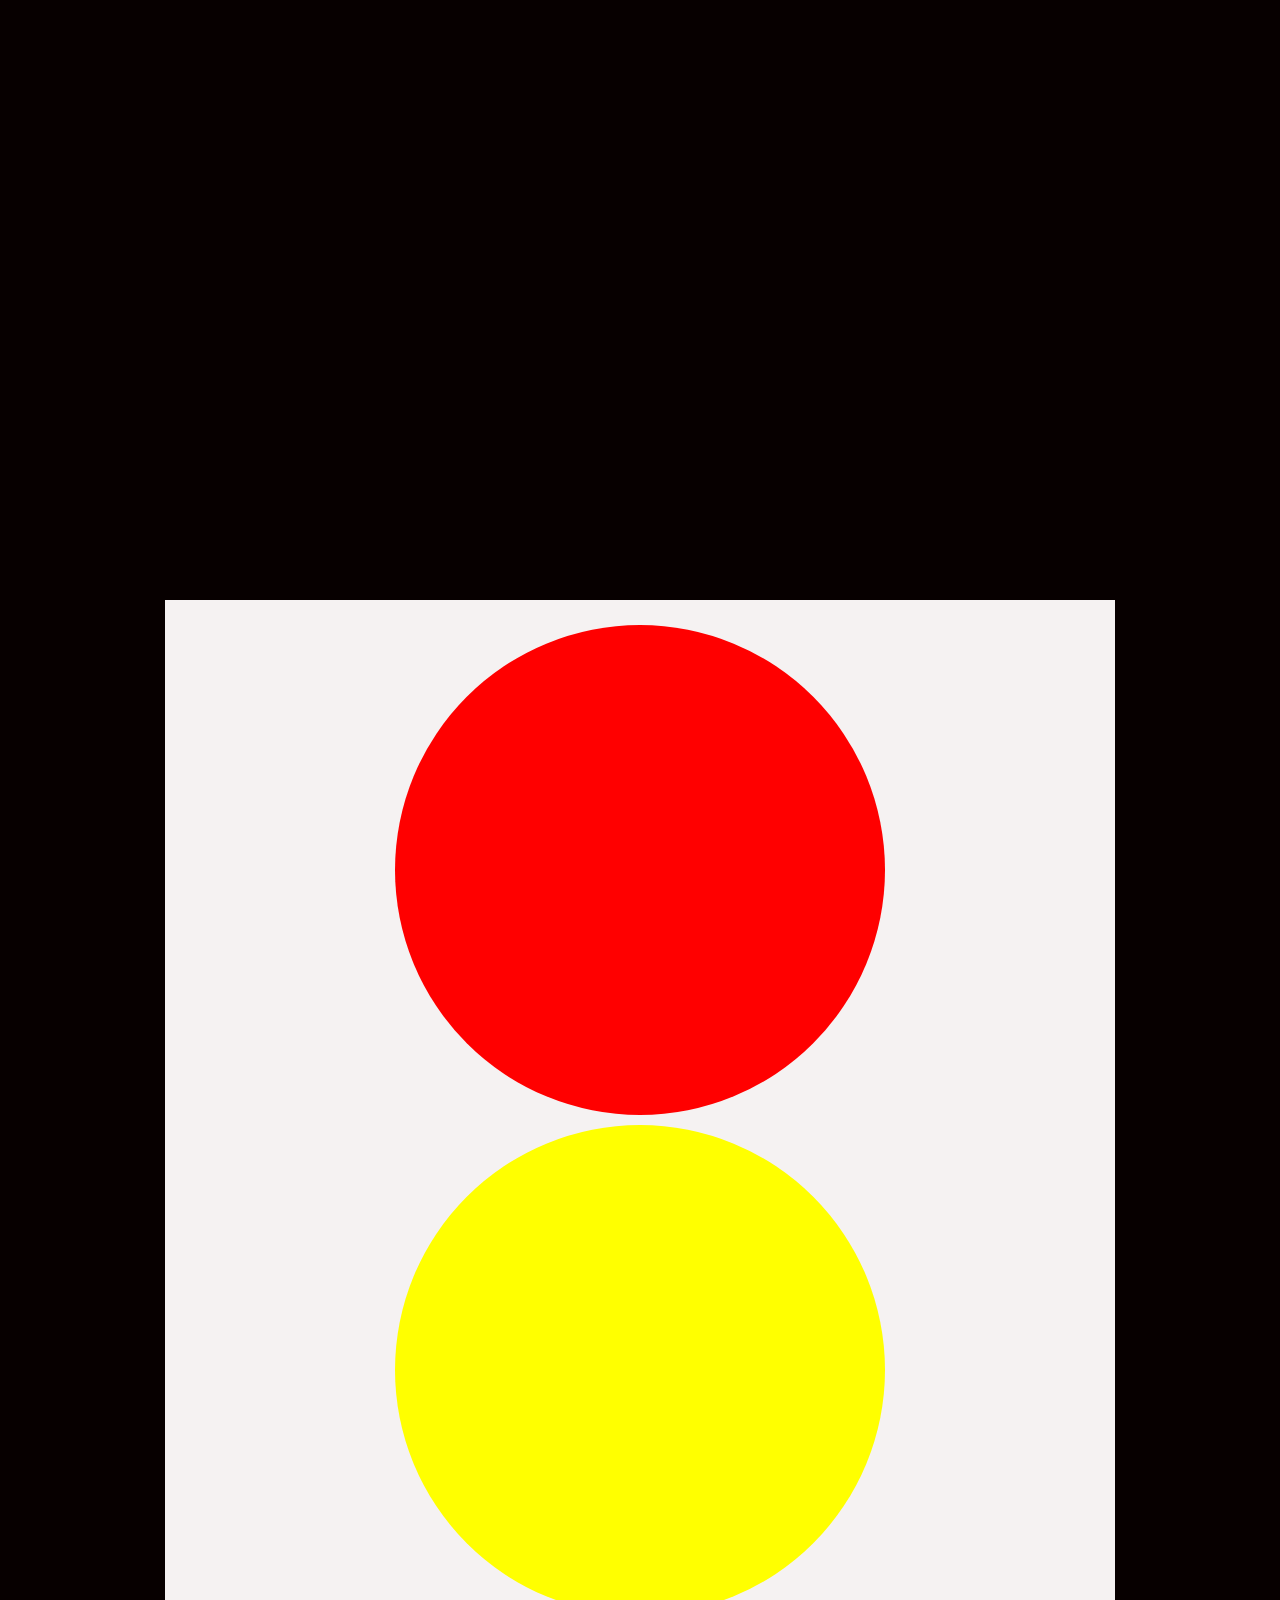
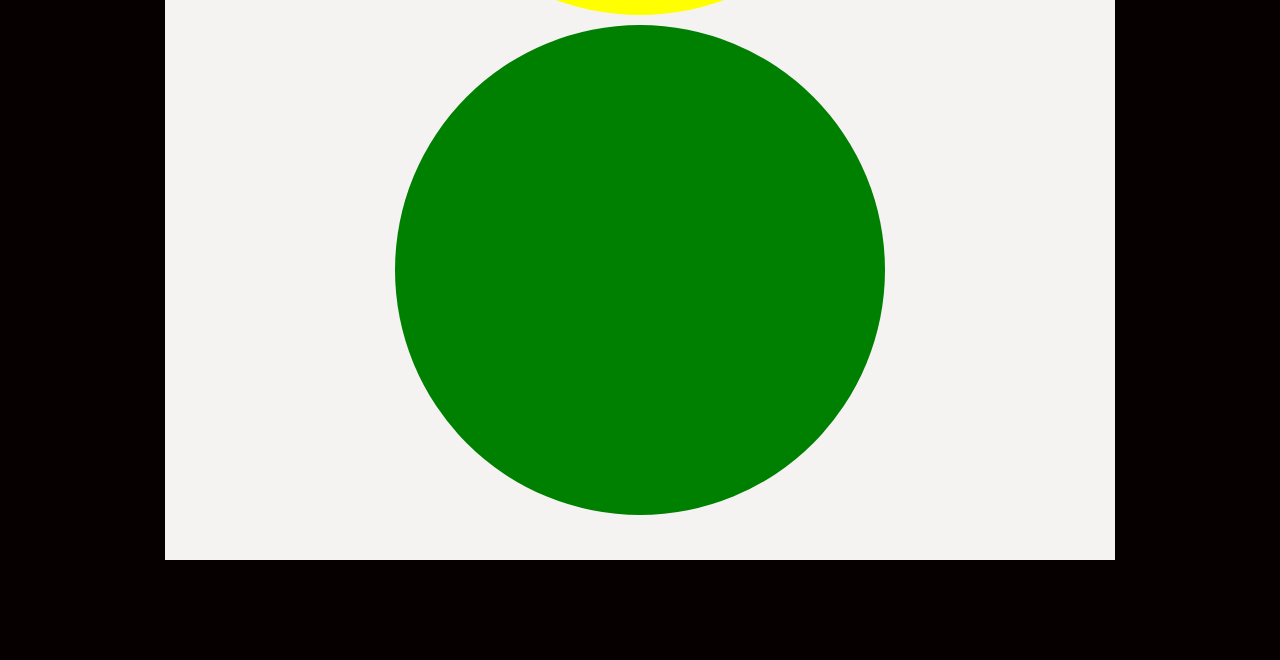
<file: light.html>
<!DOCTYPE html>
<html>
<head>
    <link rel="stylesheet" href="base2.css">
    <title>Traffic Light</title>

    
    
</head>

<body>

    <div class="traffic-light">

        <div class=" red"></div>

        <div class="yellow"></div>

        <div class="green"></div>

    </div>

</body>
</html>
</file>
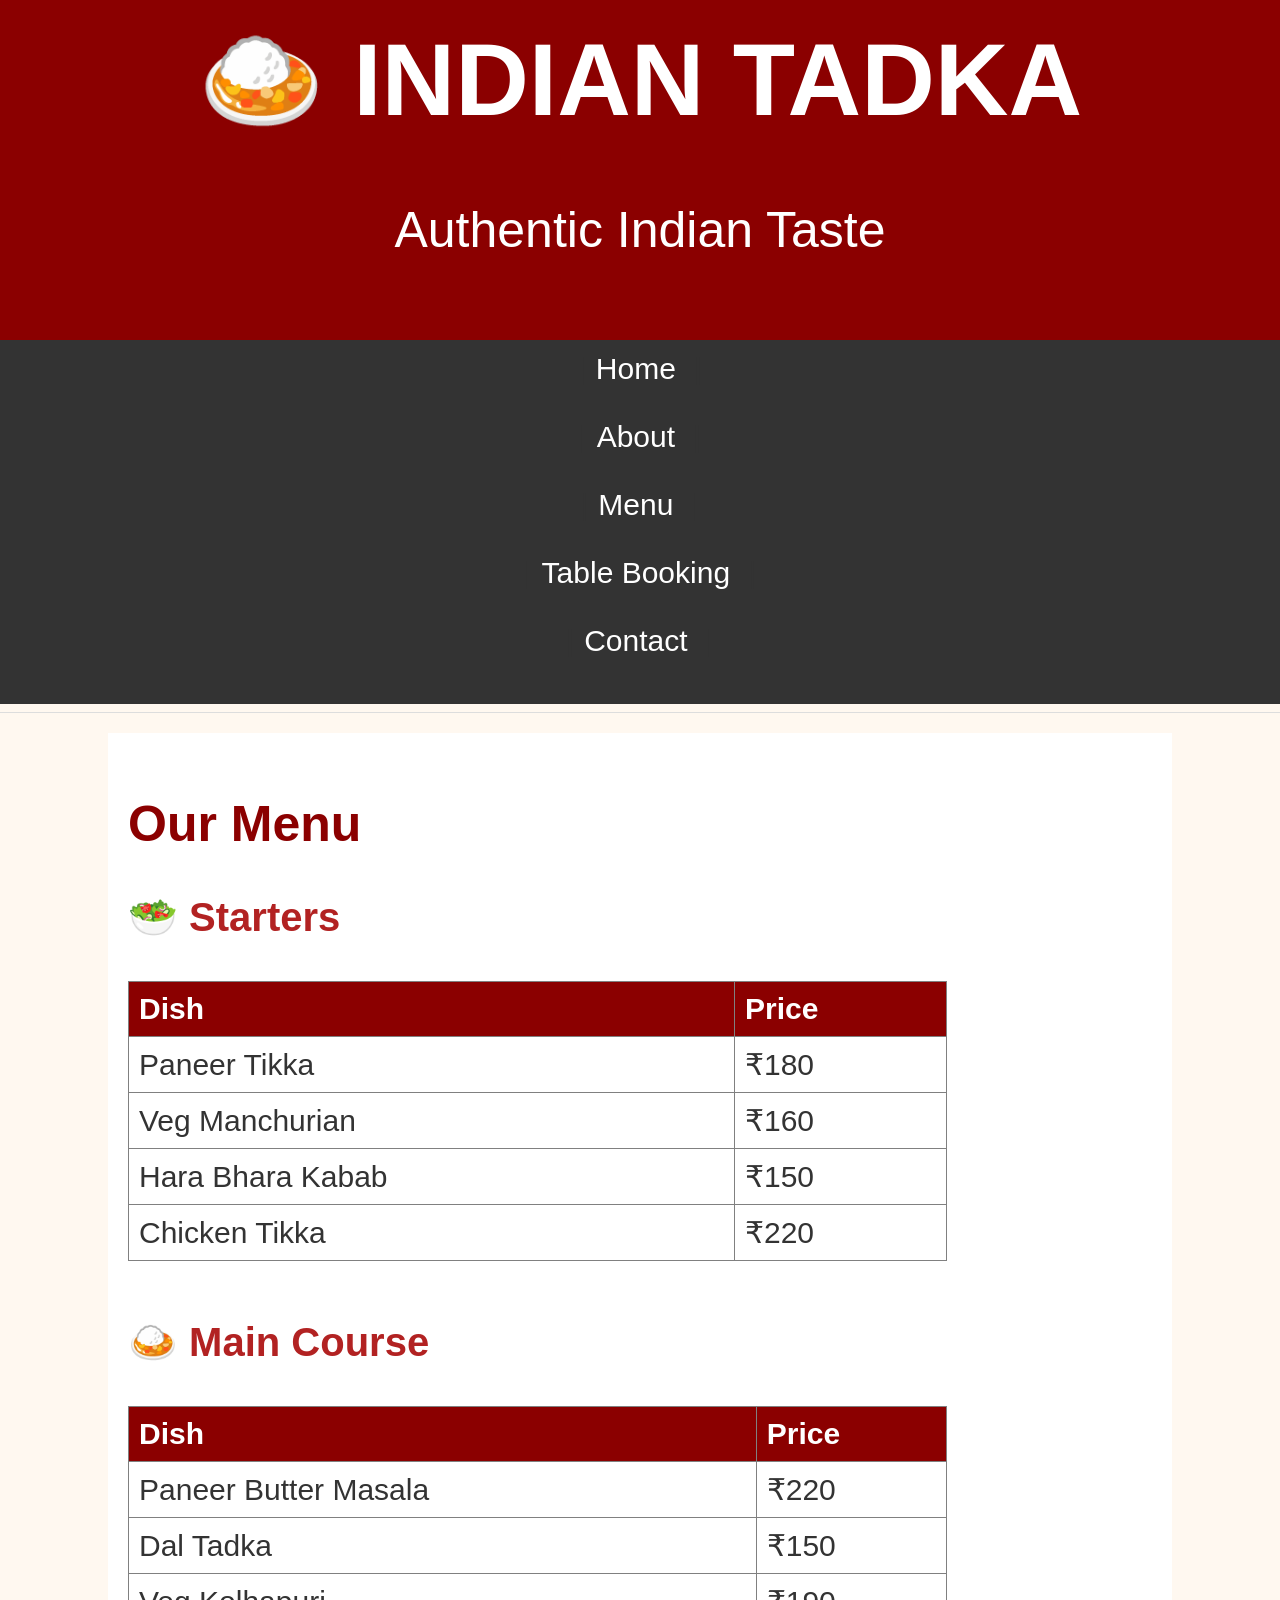
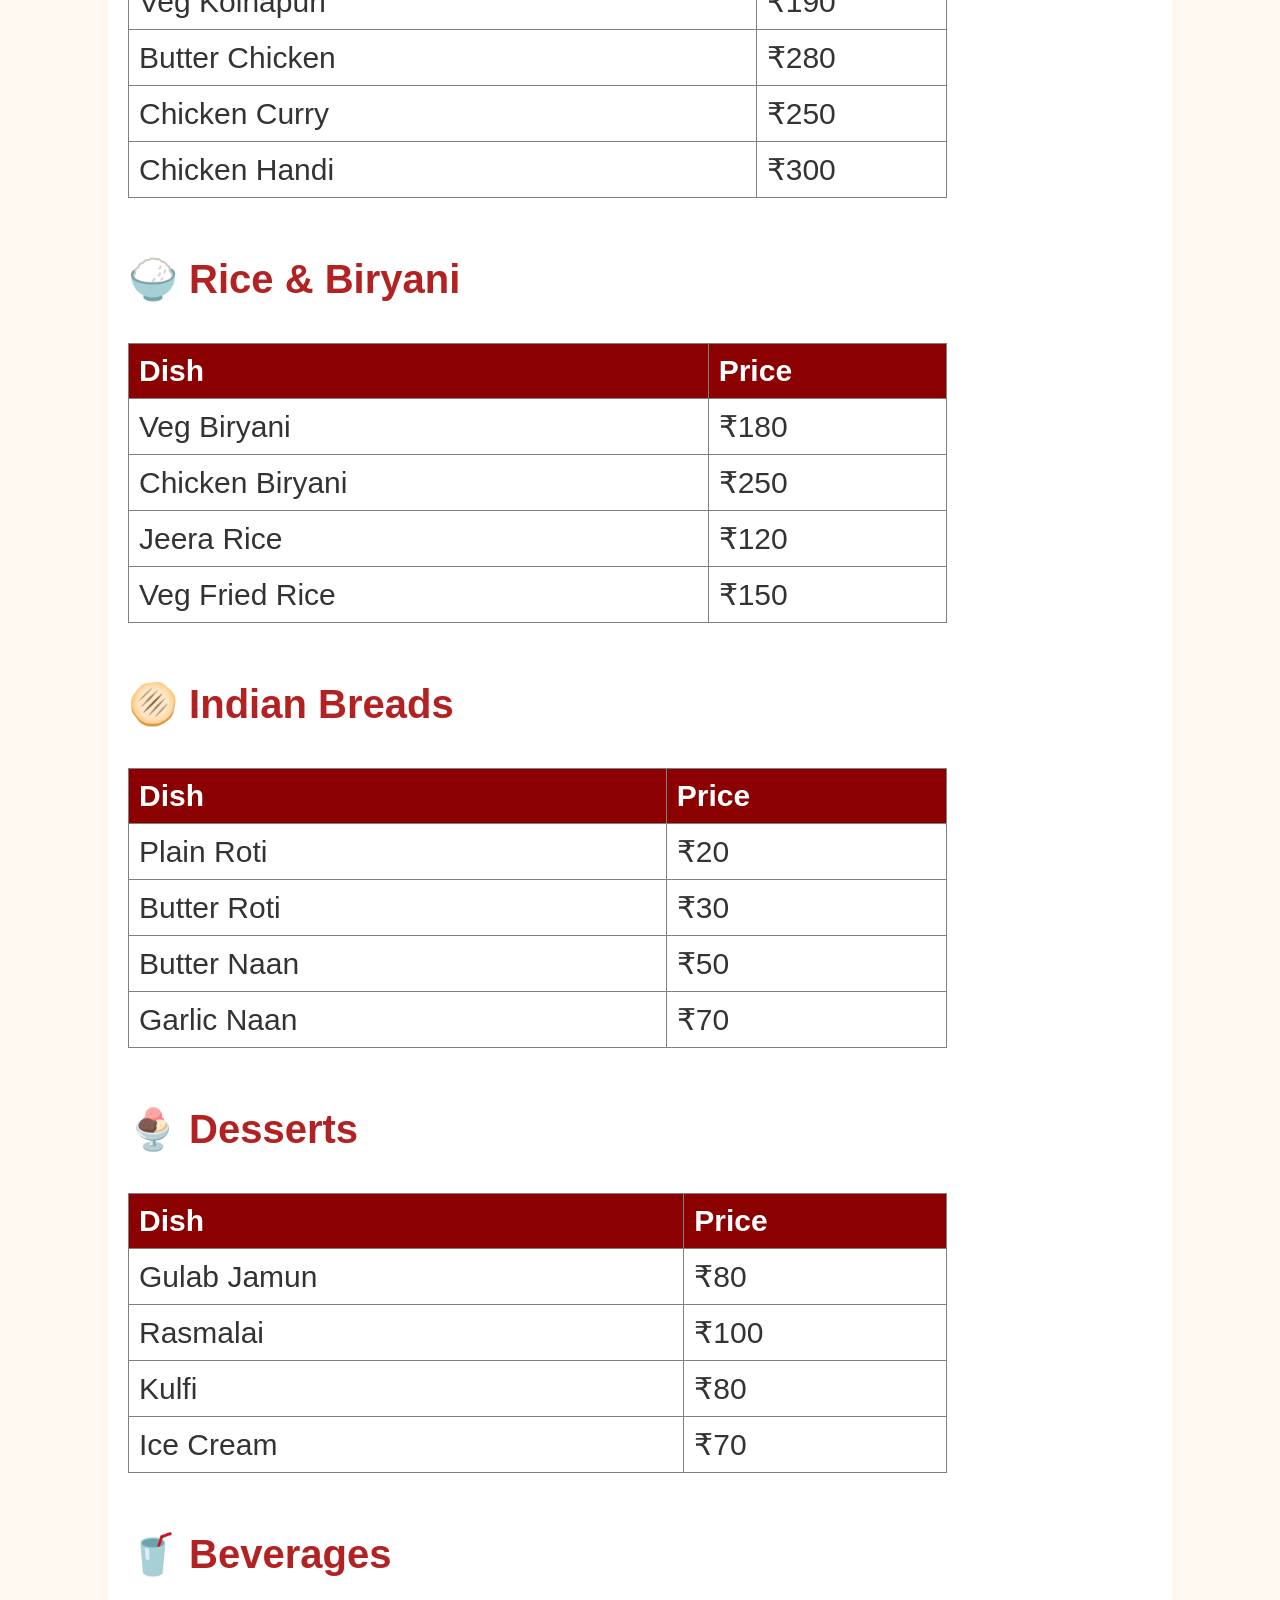
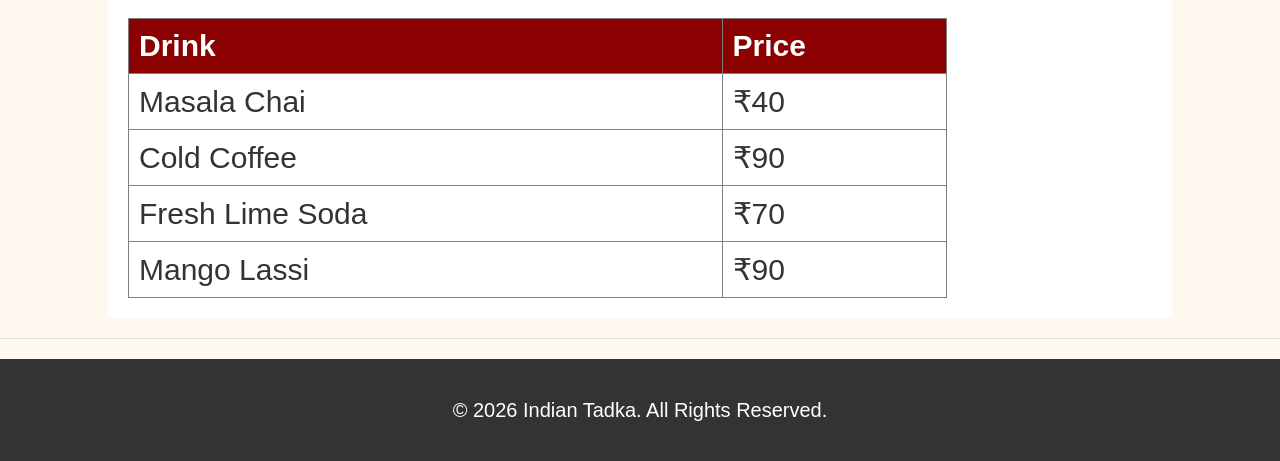
<file: menu.html>
<!DOCTYPE html>
<html>
<head>
    <title>Indian Tadka - Menu</title>
</head>
<body>

    <header>
        <link rel="stylesheet" href="base.css">
        <h1 style="font-size: 102px;">🍛 INDIAN TADKA</h1>
        <p style="font-size: 50px;">Authentic Indian Taste</p>
    </header>

    <center>

    <nav style="font-size: 30px;">
        |<a href="index.html">Home</a> | <br><br>
        |<a href="about.html">About</a> | <br><br>
        |<a href="menu.html">Menu</a> | <br><br>
        |<a href="booking.html">Table Booking</a> | <br><br>
        |<a href="contact.html">Contact</a> | <br><br>
    </nav>
    </center>

    <hr>

    <main>
        <h2 style="font-size: 50px;">Our Menu</h2>

        <h3 style="font-size: 40px;">🥗 Starters</h3>

        <table border="1" style="font-size: 30px;">
            <tr>
                <th>Dish</th>
                <th>Price</th>
            </tr>
            <tr>
                <td>Paneer Tikka</td>
                <td>₹180</td>
            </tr>
            <tr>
                <td>Veg Manchurian</td>
                <td>₹160</td>
            </tr>
            <tr>
                <td>Hara Bhara Kabab</td>
                <td>₹150</td>
            </tr>
            <tr>
                <td>Chicken Tikka</td>
                <td>₹220</td>
            </tr>
        </table>

        <br>

        <h3 style="font-size: 40px;">🍛 Main Course</h3>

        <table border="1" style="font-size: 30px;">
            <tr>
                <th>Dish</th>
                <th>Price</th>
            </tr>
            <tr>
                <td>Paneer Butter Masala</td>
                <td>₹220</td>
            </tr>
            <tr>
                <td>Dal Tadka</td>
                <td>₹150</td>
            </tr>
            <tr>
                <td>Veg Kolhapuri</td>
                <td>₹190</td>
            </tr>
            <tr>
                <td>Butter Chicken</td>
                <td>₹280</td>
            </tr>
            <tr>
                <td>Chicken Curry</td>
                <td>₹250</td>
            </tr>
            <tr>
                <td>Chicken Handi</td>
                <td>₹300</td>
            </tr>
        </table>

        <br>

        <h3  style="font-size: 40px;">🍚 Rice & Biryani</h3>

        <table border="1" style="font-size: 30px;">
            <tr>
                <th>Dish</th>
                <th>Price</th>
            </tr>
            <tr>
                <td>Veg Biryani</td>
                <td>₹180</td>
            </tr>
            <tr>
                <td>Chicken Biryani</td>
                <td>₹250</td>
            </tr>
            <tr>
                <td>Jeera Rice</td>
                <td>₹120</td>
            </tr>
            <tr>
                <td>Veg Fried Rice</td>
                <td>₹150</td>
            </tr>
        </table>

        <br>

        <h3 style="font-size: 40px;">🫓 Indian Breads</h3>

        <table border="1" style="font-size: 30px;">
            <tr>
                <th>Dish</th>
                <th>Price</th>
            </tr>
            <tr>
                <td>Plain Roti</td>
                <td>₹20</td>
            </tr>
            <tr>
                <td>Butter Roti</td>
                <td>₹30</td>
            </tr>
            <tr>
                <td>Butter Naan</td>
                <td>₹50</td>
            </tr>
            <tr>
                <td>Garlic Naan</td>
                <td>₹70</td>
            </tr>
        </table>

        <br>

        <h3 style="font-size: 40px;">🍨 Desserts</h3>

        <table border="1" style="font-size: 30px;">
            <tr>
                <th>Dish</th>
                <th>Price</th>
            </tr>
            <tr>
                <td>Gulab Jamun</td>
                <td>₹80</td>
            </tr>
            <tr>
                <td>Rasmalai</td>
                <td>₹100</td>
            </tr>
            <tr>
                <td>Kulfi</td>
                <td>₹80</td>
            </tr>
            <tr>
                <td>Ice Cream</td>
                <td>₹70</td>
            </tr>
        </table>

        <br>

        <h3 style="font-size: 40px;">🥤 Beverages</h3>

        <table border="1" style="font-size: 30px;">
            <tr>
                <th>Drink</th>
                <th>Price</th>
            </tr>
            <tr>
                <td>Masala Chai</td>
                <td>₹40</td>
            </tr>
            <tr>
                <td>Cold Coffee</td>
                <td>₹90</td>
            </tr>
            <tr>
                <td>Fresh Lime Soda</td>
                <td>₹70</td>
            </tr>
            <tr>
                <td>Mango Lassi</td>
                <td>₹90</td>
            </tr>
        </table>

    </main>

    <hr>

    <footer>
        <p style="font-size: 20px;">© 2026 Indian Tadka. All Rights Reserved.</p>
    </footer>

</body>
</html>
</file>
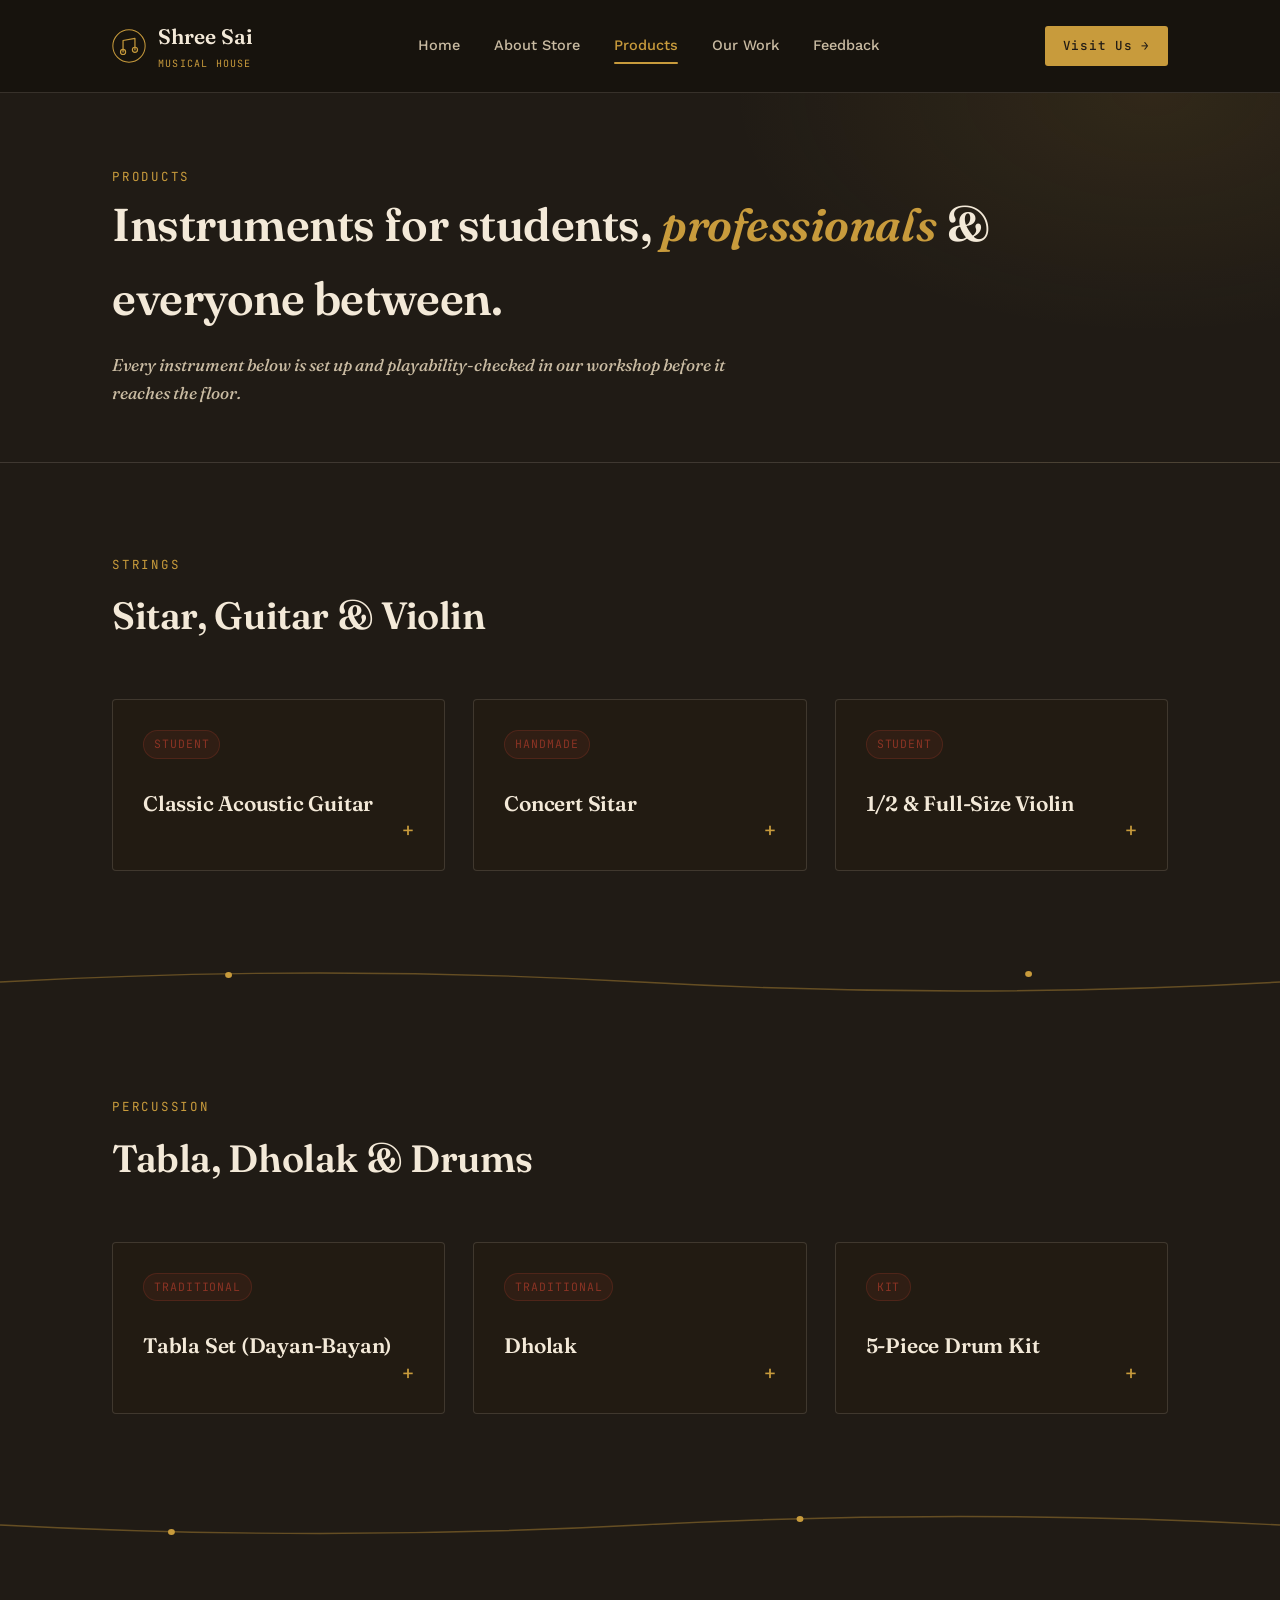
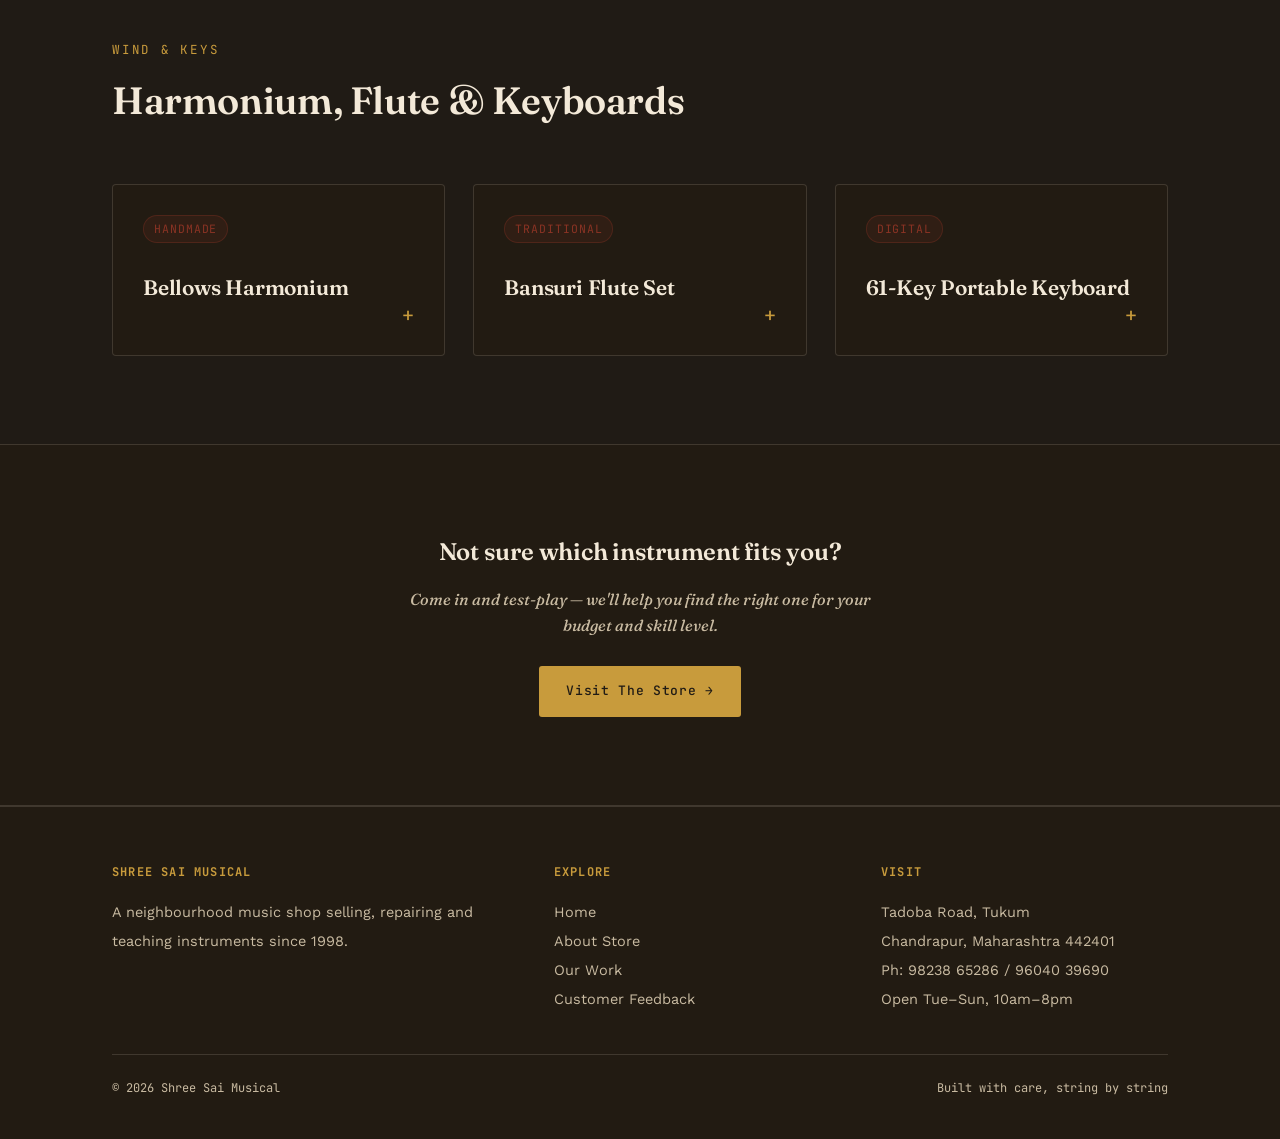
<file: products.html>
<!DOCTYPE html>
<html lang="en">
<head>
<meta charset="UTF-8">
<meta name="viewport" content="width=device-width, initial-scale=1.0">
<title>Products — Shree Sai Musical</title>
<link rel="stylesheet" href="styles.css">
</head>
<body>

<header class="site-header">
  <nav class="nav">
    <a href="index.html" class="brand">
      <svg class="brand-mark" viewBox="0 0 40 40" fill="none">
        <circle cx="20" cy="20" r="19" stroke="#C89B3C" stroke-width="1.2"/>
        <path d="M13 27V13.5L27 11v13.5" stroke="#C89B3C" stroke-width="1.4" stroke-linecap="round" stroke-linejoin="round"/>
        <circle cx="13" cy="27" r="3" stroke="#C89B3C" stroke-width="1.4"/>
        <circle cx="27" cy="24.5" r="3" stroke="#C89B3C" stroke-width="1.4"/>
      </svg>
      <span>Shree Sai<small>Musical House</small></span>
    </a>
    <ul class="nav-links">
      <li><a href="index.html">Home</a></li>
      <li><a href="about.html">About Store</a></li>
      <li><a href="products.html" class="active">Products</a></li>
      <li><a href="work.html">Our Work</a></li>
      <li><a href="feedback.html">Feedback</a></li>
    </ul>
    <a href="feedback.html" class="nav-cta">Visit Us →</a>
  </nav>
</header>

<section class="page-hero">
  <div class="wrap">
    <span class="eyebrow">Products</span>
    <h1>Instruments for students, <em style="color:var(--brass); font-style:italic;">professionals</em> &amp; everyone between.</h1>
    <p class="lede">Every instrument below is set up and playability-checked in our workshop before it reaches the floor.</p>
  </div>
</section>

<section id="strings">
  <div class="wrap">
    <div class="section-head">
      <span class="eyebrow">Strings</span>
      <h2>Sitar, Guitar &amp; Violin</h2>
    </div>
    <div class="grid grid-3">
      <details class="card product-card">
        <summary><span class="tag">Student</span><h3><a href="instrument.html?instrument=guitar">Classic Acoustic Guitar</a></h3></summary>
        <div class="product-details"><p>Spruce top, steel-string, ideal first instrument for beginners aged 10+.</p><div class="product-meta"><span><b>Brand</b> Kadence / Yamaha</span><span><b>Type</b> Steel-string acoustic</span></div><div class="model-menu"><b>Available models</b><ul><li>Kadence Frontier 40</li><li>Yamaha F280</li><li>Vault EA40</li></ul></div><p class="price">₹4,500 – ₹7,000</p></div>
      </details>
      <details class="card product-card">
        <summary><span class="tag">Handmade</span><h3><a href="instrument.html?instrument=sitar">Concert Sitar</a></h3></summary>
        <div class="product-details"><p>Tun-wood body, 19 sympathetic strings, built to order by our in-house luthier.</p><div class="product-meta"><span><b>Brand</b> Rikhi Ram / Handmade</span><span><b>Type</b> 7-string concert sitar</span></div><div class="model-menu"><b>Available models</b><ul><li>Student Sitar</li><li>Concert Sitar</li><li>Professional Rosewood Sitar</li></ul></div><p class="price">₹28,000 – ₹65,000</p></div>
      </details>
      <details class="card product-card">
        <summary><span class="tag">Student</span><h3><a href="instrument.html?instrument=violin">1/2 &amp; Full-Size Violin</a></h3></summary>
        <div class="product-details"><p>Sized for children through adults, with bow and rosin included.</p><div class="product-meta"><span><b>Brand</b> Vault / Cremona</span><span><b>Type</b> Acoustic violin</span></div><div class="model-menu"><b>Available models</b><ul><li>1/2 Size Beginner Violin</li><li>3/4 Size Student Violin</li><li>Full-Size Concert Violin</li></ul></div><p class="price">₹6,000 – ₹18,000</p></div>
      </details>
    </div>
  </div>
</section>

<svg class="string-divider" viewBox="0 0 1120 46" preserveAspectRatio="none">
  <path d="M0,23 Q280,5 560,23 T1120,23"/>
  <circle cx="200" cy="16" r="3"/>
  <circle cx="900" cy="15" r="3"/>
</svg>

<section id="percussion">
  <div class="wrap">
    <div class="section-head">
      <span class="eyebrow">Percussion</span>
      <h2>Tabla, Dholak &amp; Drums</h2>
    </div>
    <div class="grid grid-3">
      <details class="card product-card">
        <summary><span class="tag">Traditional</span><h3><a href="instrument.html?instrument=tabla">Tabla Set (Dayan-Bayan)</a></h3></summary>
        <div class="product-details"><p>Hand-dressed puri, seasoned dayan in sheesham, brass bayan.</p><div class="product-meta"><span><b>Brand</b> Haridas Vhatkar / Handmade</span><span><b>Type</b> Tuned tabla pair</span></div><div class="model-menu"><b>Available models</b><ul><li>Student Tabla Set</li><li>Delhi Gharana Set</li><li>Concert Sheesham Tabla Set</li></ul></div><p class="price">₹9,000 – ₹22,000</p></div>
      </details>
      <details class="card product-card">
        <summary><span class="tag">Traditional</span><h3><a href="instrument.html?instrument=dholak">Dholak</a></h3></summary>
        <div class="product-details"><p>Goat-skin heads on both sides, rope-tuned mango wood shell.</p><div class="product-meta"><span><b>Brand</b> Handmade</span><span><b>Type</b> Rope-tuned folk drum</span></div><div class="model-menu"><b>Available models</b><ul><li>Small Student Dholak</li><li>Medium Folk Dholak</li><li>Large Stage Dholak</li></ul></div><p class="price">₹3,500 – ₹6,500</p></div>
      </details>
      <details class="card product-card">
        <summary><span class="tag">Kit</span><h3><a href="instrument.html?instrument=drums">5-Piece Drum Kit</a></h3></summary>
        <div class="product-details"><p>Entry-level acoustic kit with cymbals, throne, and sticks included.</p><div class="product-meta"><span><b>Brand</b> Tama / Pearl</span><span><b>Type</b> 5-piece acoustic kit</span></div><div class="model-menu"><b>Available models</b><ul><li>Pearl Roadshow 5-Piece</li><li>Tama Rhythm Mate</li><li>Mapex Tornado Kit</li></ul></div><p class="price">₹32,000 – ₹58,000</p></div>
      </details>
    </div>
  </div>
</section>

<svg class="string-divider" viewBox="0 0 1120 46" preserveAspectRatio="none">
  <path d="M0,23 Q280,40 560,23 T1120,23"/>
  <circle cx="150" cy="30" r="3"/>
  <circle cx="700" cy="17" r="3"/>
</svg>

<section id="wind-keys">
  <div class="wrap">
    <div class="section-head">
      <span class="eyebrow">Wind &amp; Keys</span>
      <h2>Harmonium, Flute &amp; Keyboards</h2>
    </div>
    <div class="grid grid-3">
      <details class="card product-card">
        <summary><span class="tag">Handmade</span><h3><a href="instrument.html?instrument=harmonium">Bellows Harmonium</a></h3></summary>
        <div class="product-details"><p>3¼ octave, double-reed, tuned in-house to A440 before delivery.</p><div class="product-meta"><span><b>Brand</b> Bina / Pal Music House</span><span><b>Type</b> Double-reed harmonium</span></div><div class="model-menu"><b>Available models</b><ul><li>3-Octave Student Harmonium</li><li>3¼-Octave Folding Harmonium</li><li>Coupler Scale-Changer Harmonium</li></ul></div><p class="price">₹8,500 – ₹24,000</p></div>
      </details>
      <details class="card product-card">
        <summary><span class="tag">Traditional</span><h3><a href="instrument.html?instrument=bansuri">Bansuri Flute Set</a></h3></summary>
        <div class="product-details"><p>Bamboo bansuri available in every standard scale, C to E.</p><div class="product-meta"><span><b>Brand</b> Handmade</span><span><b>Type</b> Bamboo transverse flute</span></div><div class="model-menu"><b>Available models</b><ul><li>Beginner C Scale Bansuri</li><li>Middle G Scale Bansuri</li><li>Professional E Scale Bansuri</li></ul></div><p class="price">₹450 – ₹2,200</p></div>
      </details>
      <details class="card product-card">
        <summary><span class="tag">Digital</span><h3><a href="instrument.html?instrument=keyboard">61-Key Portable Keyboard</a></h3></summary>
        <div class="product-details"><p>Beginner-friendly digital keyboard with built-in lesson mode.</p><div class="product-meta"><span><b>Brand</b> Casio / Yamaha</span><span><b>Type</b> 61-key portable keyboard</span></div><div class="model-menu"><b>Available models</b><ul><li>Casio CT-S300</li><li>Yamaha PSR-E373</li><li>Casio CT-X700</li></ul></div><p class="price">₹6,500 – ₹15,000</p></div>
      </details>
    </div>
  </div>
</section>

<section class="panel" style="border-left:none; border-right:none;">
  <div class="wrap" style="text-align:center;">
    <h2 style="max-width:26ch; margin:0 auto;">Not sure which instrument fits you?</h2>
    <p class="lede" style="margin:16px auto 28px; max-width:50ch;">Come in and test-play — we'll help you find the right one for your budget and skill level.</p>
    <a href="feedback.html" class="btn btn-primary">Visit The Store →</a>
  </div>
</section>

<footer>
  <div class="wrap">
    <div class="footer-grid">
      <div>
        <h4>Shree Sai Musical</h4>
        <p>A neighbourhood music shop selling, repairing and teaching instruments since 1998.</p>
      </div>
      <div>
        <h4>Explore</h4>
        <p><a href="index.html">Home</a><br>
        <a href="about.html">About Store</a><br>
        <a href="work.html">Our Work</a><br>
        <a href="feedback.html">Customer Feedback</a></p>
      </div>
      <div>
        <h4>Visit</h4>
        <p>Tadoba Road, Tukum<br>Chandrapur, Maharashtra 442401<br>Ph: 98238 65286 / 96040 39690<br>Open Tue–Sun, 10am–8pm</p>
      </div>
    </div>
    <div class="footer-bottom">
      <span>© 2026 Shree Sai Musical</span>
      <span>Built with care, string by string</span>
    </div>
  </div>
</footer>

</body>
</html>
</file>
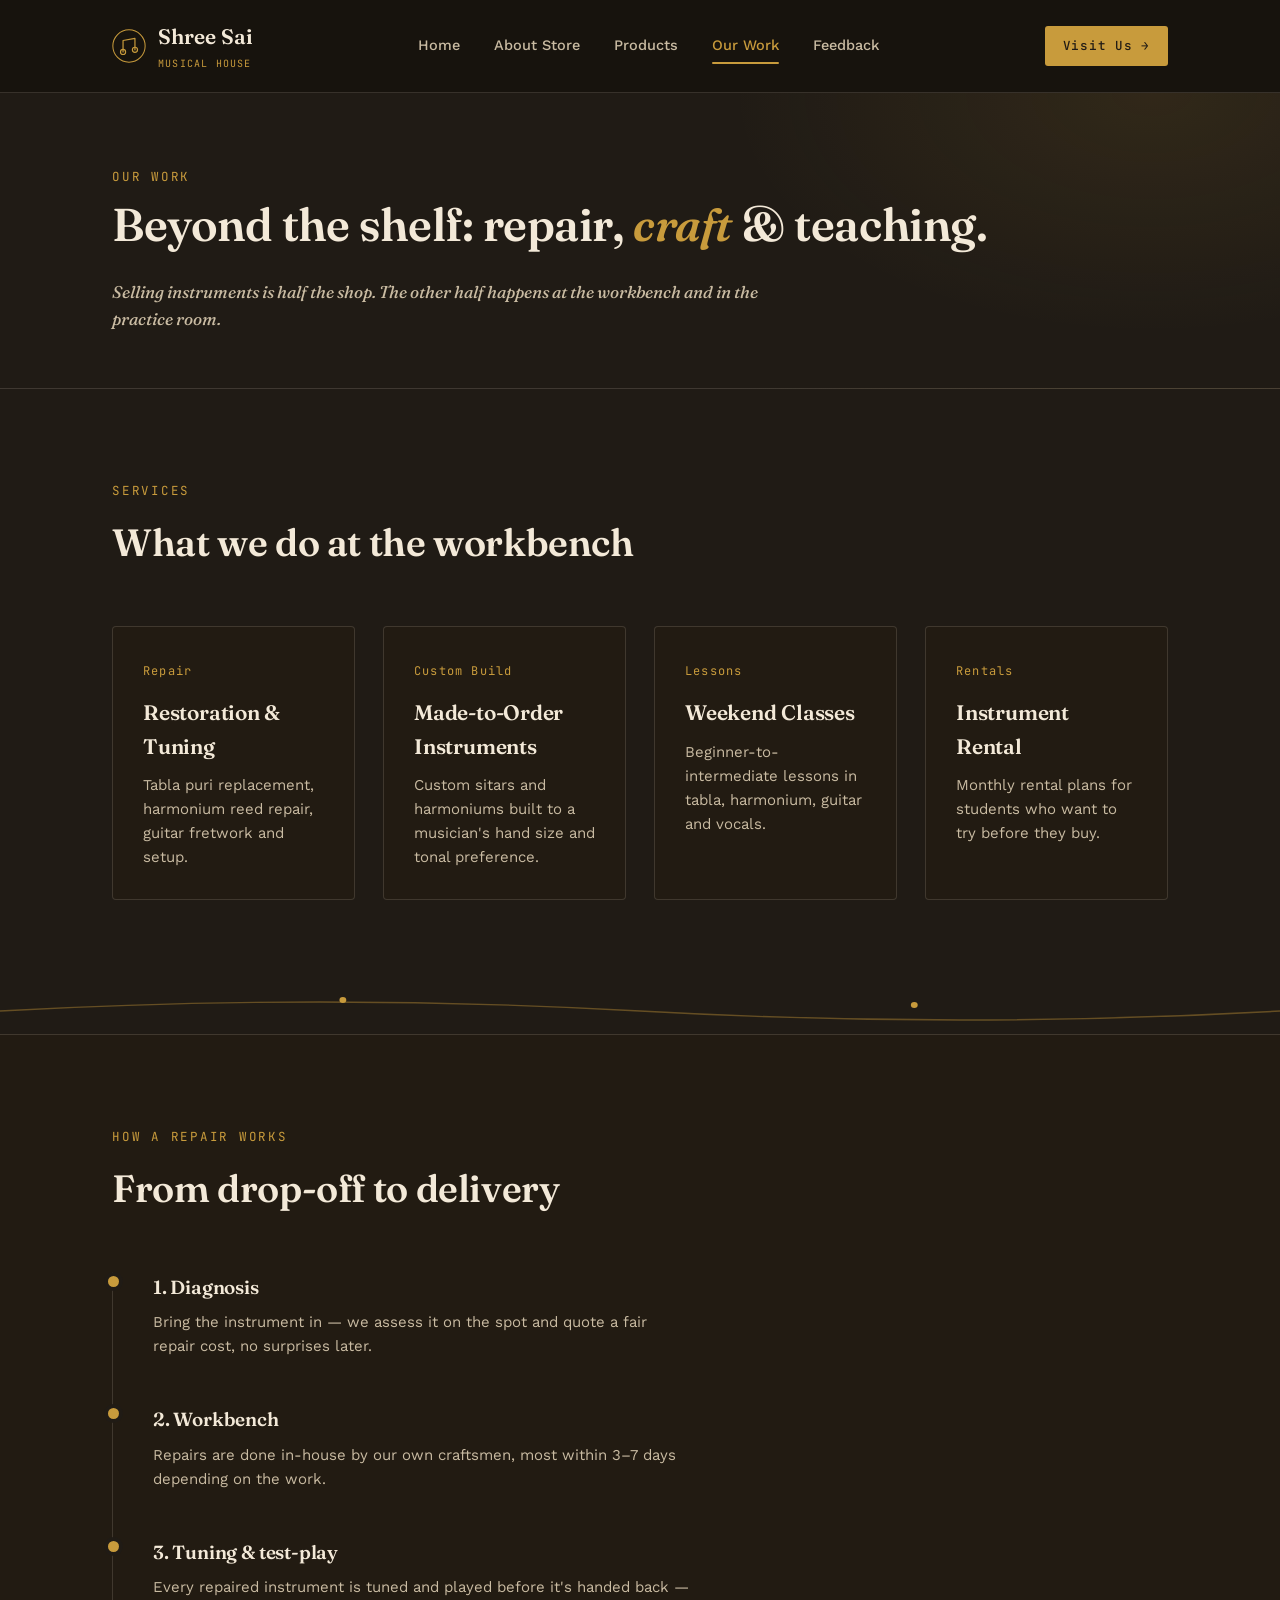
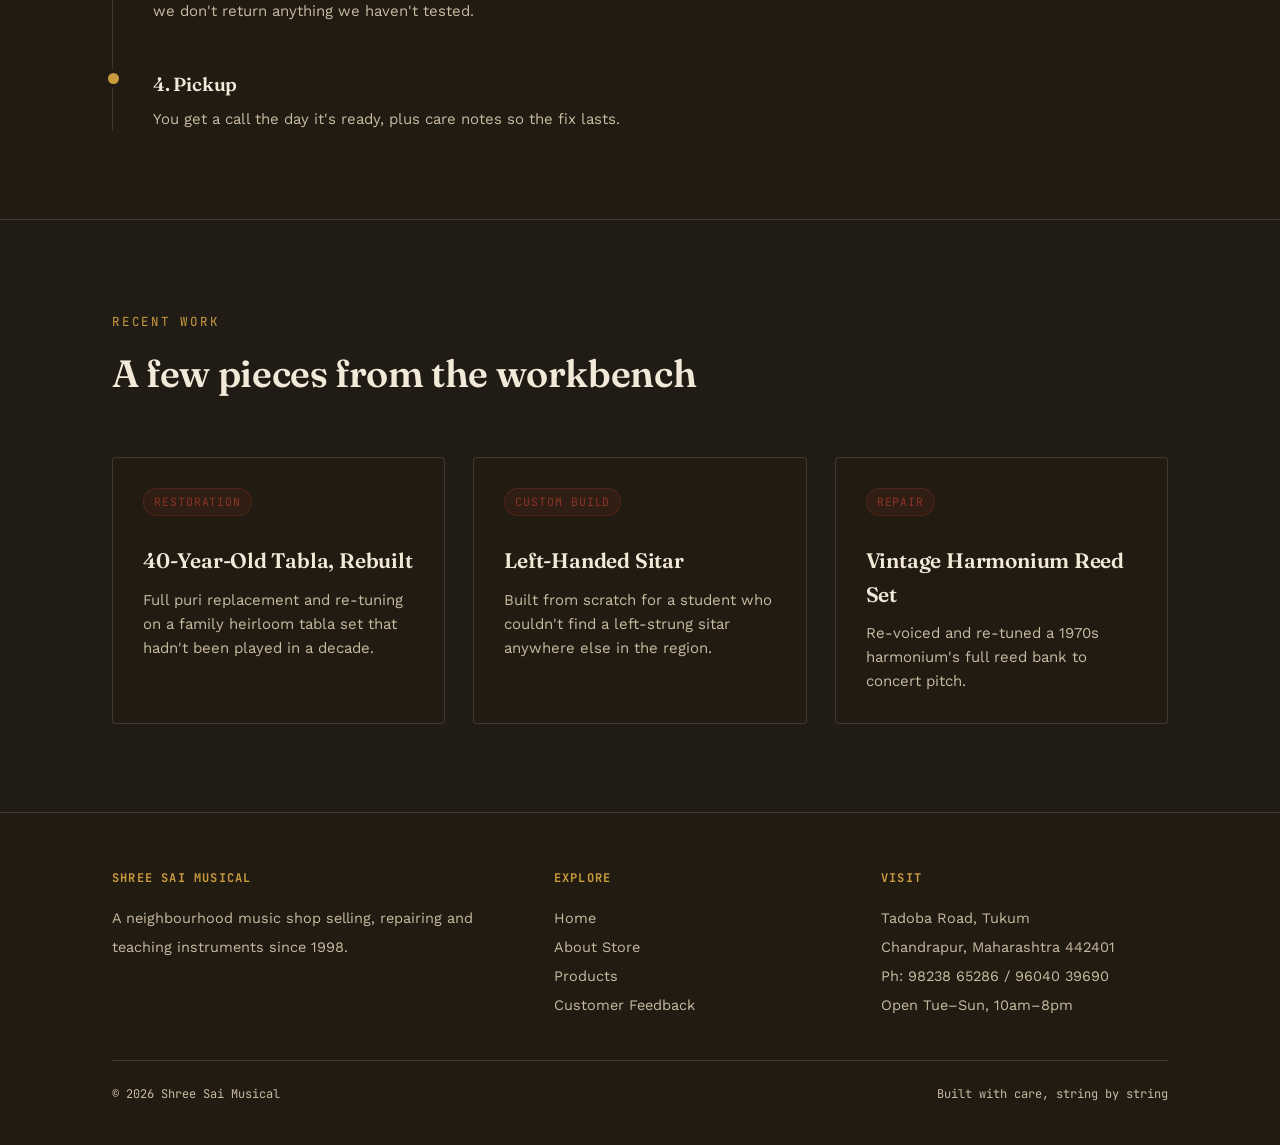
<file: work.html>
<!DOCTYPE html>
<html lang="en">
<head>
<meta charset="UTF-8">
<meta name="viewport" content="width=device-width, initial-scale=1.0">
<title>Our Work — Shree Sai Musical</title>
<link rel="stylesheet" href="styles.css">
</head>
<body>

<header class="site-header">
  <nav class="nav">
    <a href="index.html" class="brand">
      <svg class="brand-mark" viewBox="0 0 40 40" fill="none">
        <circle cx="20" cy="20" r="19" stroke="#C89B3C" stroke-width="1.2"/>
        <path d="M13 27V13.5L27 11v13.5" stroke="#C89B3C" stroke-width="1.4" stroke-linecap="round" stroke-linejoin="round"/>
        <circle cx="13" cy="27" r="3" stroke="#C89B3C" stroke-width="1.4"/>
        <circle cx="27" cy="24.5" r="3" stroke="#C89B3C" stroke-width="1.4"/>
      </svg>
      <span>Shree Sai<small>Musical House</small></span>
    </a>
    <ul class="nav-links">
      <li><a href="index.html">Home</a></li>
      <li><a href="about.html">About Store</a></li>
      <li><a href="products.html">Products</a></li>
      <li><a href="work.html" class="active">Our Work</a></li>
      <li><a href="feedback.html">Feedback</a></li>
    </ul>
    <a href="feedback.html" class="nav-cta">Visit Us →</a>
  </nav>
</header>

<section class="page-hero">
  <div class="wrap">
    <span class="eyebrow">Our Work</span>
    <h1>Beyond the shelf: repair, <em style="color:var(--brass); font-style:italic;">craft</em> &amp; teaching.</h1>
    <p class="lede">Selling instruments is half the shop. The other half happens at the workbench and in the practice room.</p>
  </div>
</section>

<section>
  <div class="wrap">
    <div class="section-head">
      <span class="eyebrow">Services</span>
      <h2>What we do at the workbench</h2>
    </div>
    <div class="grid grid-4">
      <div class="card">
        <span class="num">Repair</span>
        <h3>Restoration &amp; Tuning</h3>
        <p>Tabla puri replacement, harmonium reed repair, guitar fretwork and setup.</p>
      </div>
      <div class="card">
        <span class="num">Custom Build</span>
        <h3>Made-to-Order Instruments</h3>
        <p>Custom sitars and harmoniums built to a musician's hand size and tonal preference.</p>
      </div>
      <div class="card">
        <span class="num">Lessons</span>
        <h3>Weekend Classes</h3>
        <p>Beginner-to-intermediate lessons in tabla, harmonium, guitar and vocals.</p>
      </div>
      <div class="card">
        <span class="num">Rentals</span>
        <h3>Instrument Rental</h3>
        <p>Monthly rental plans for students who want to try before they buy.</p>
      </div>
    </div>
  </div>
</section>

<svg class="string-divider" viewBox="0 0 1120 46" preserveAspectRatio="none">
  <path d="M0,23 Q280,5 560,23 T1120,23"/>
  <circle cx="300" cy="12" r="3"/>
  <circle cx="800" cy="17" r="3"/>
</svg>

<section class="panel" style="border-left:none; border-right:none;">
  <div class="wrap">
    <div class="section-head">
      <span class="eyebrow">How A Repair Works</span>
      <h2>From drop-off to delivery</h2>
    </div>
    <div class="timeline">
      <div class="timeline-item">
        <h3>1. Diagnosis</h3>
        <p>Bring the instrument in — we assess it on the spot and quote a fair repair cost, no surprises later.</p>
      </div>
      <div class="timeline-item">
        <h3>2. Workbench</h3>
        <p>Repairs are done in-house by our own craftsmen, most within 3–7 days depending on the work.</p>
      </div>
      <div class="timeline-item">
        <h3>3. Tuning &amp; test-play</h3>
        <p>Every repaired instrument is tuned and played before it's handed back — we don't return anything we haven't tested.</p>
      </div>
      <div class="timeline-item">
        <h3>4. Pickup</h3>
        <p>You get a call the day it's ready, plus care notes so the fix lasts.</p>
      </div>
    </div>
  </div>
</section>

<section>
  <div class="wrap">
    <div class="section-head">
      <span class="eyebrow">Recent Work</span>
      <h2>A few pieces from the workbench</h2>
    </div>
    <div class="grid grid-3">
      <div class="card">
        <span class="tag">Restoration</span>
        <h3>40-Year-Old Tabla, Rebuilt</h3>
        <p>Full puri replacement and re-tuning on a family heirloom tabla set that hadn't been played in a decade.</p>
      </div>
      <div class="card">
        <span class="tag">Custom Build</span>
        <h3>Left-Handed Sitar</h3>
        <p>Built from scratch for a student who couldn't find a left-strung sitar anywhere else in the region.</p>
      </div>
      <div class="card">
        <span class="tag">Repair</span>
        <h3>Vintage Harmonium Reed Set</h3>
        <p>Re-voiced and re-tuned a 1970s harmonium's full reed bank to concert pitch.</p>
      </div>
    </div>
  </div>
</section>

<footer>
  <div class="wrap">
    <div class="footer-grid">
      <div>
        <h4>Shree Sai Musical</h4>
        <p>A neighbourhood music shop selling, repairing and teaching instruments since 1998.</p>
      </div>
      <div>
        <h4>Explore</h4>
        <p><a href="index.html">Home</a><br>
        <a href="about.html">About Store</a><br>
        <a href="products.html">Products</a><br>
        <a href="feedback.html">Customer Feedback</a></p>
      </div>
      <div>
        <h4>Visit</h4>
        <p>Tadoba Road, Tukum<br>Chandrapur, Maharashtra 442401<br>Ph: 98238 65286 / 96040 39690<br>Open Tue–Sun, 10am–8pm</p>
      </div>
    </div>
    <div class="footer-bottom">
      <span>© 2026 Shree Sai Musical</span>
      <span>Built with care, string by string</span>
    </div>
  </div>
</footer>

</body>
</html>
</file>
<file: styles.css>
/* ============================================================
   SurTaal Musical House — Design Tokens
   Palette: instrument-wood + brass + tabla-red
   Type: Fraunces (display) / Work Sans (body) / JetBrains Mono (utility)
   Signature: the "taut string" divider — a plucked line between sections
   ============================================================ */

@import url('https://fonts.googleapis.com/css2?family=Fraunces:ital,opsz,wght@0,9..144,300;0,9..144,450;0,9..144,600;0,9..144,700;1,9..144,450&family=Work+Sans:wght@300;400;500;600&family=JetBrains+Mono:wght@400;500&display=swap');

:root{
  --ink:        rgb(32, 27, 21);   /* near-black warm wood, base background */
  --ink-soft:   #221B12;   /* panel background, one step up */
  --ink-softer: #201b13;   /* card / hover background */
  --paper:      #F3E9D8;   /* warm cream — primary text on dark */
  --paper-dim:  #C9BBA2;   /* secondary text on dark */
  --brass:      #C89B3C;   /* signature accent — frets, strings, CTAs */
  --brass-soft: #8A6B2C;   /* muted brass, borders */
  --maroon:     #8A3324;   /* tabla-red — secondary accent */
  --line:       rgba(243,233,216,0.14);

  --display: 'Fraunces', serif;
  --body: 'Work Sans', sans-serif;
  --mono: 'JetBrains Mono', monospace;

  --container: 1120px;
}

*{ box-sizing: border-box; margin:0; padding:0; }

html{ scroll-behavior: smooth; }

body{
  background: var(--ink);
  color: var(--paper);
  font-family: var(--body);
  font-weight: 400;
  line-height: 1.6;
  -webkit-font-smoothing: antialiased;
}

img{ max-width:100%; display:block; }
a{ color: inherit; text-decoration: none; }
ul{ list-style: none; }

.wrap{
  max-width: var(--container);
  margin: 0 auto;
  padding: 0 32px;
}

/* ---------- Typography ---------- */

h1,h2,h3{
  font-family: var(--display);
  font-weight: 600;
  letter-spacing: -0.01em;
  color: var(--paper);
}

.eyebrow{
  font-family: var(--mono);
  font-size: 12.5px;
  letter-spacing: 0.14em;
  text-transform: uppercase;
  color: var(--brass);
}

.lede{
  font-family: var(--display);
  font-style: italic;
  font-weight: 450;
  color: var(--paper-dim);
}

/* ---------- Header / Nav ---------- */

.site-header{
  position: sticky;
  top: 0;
  z-index: 50;
  background: rgba(23,19,14,0.92);
  backdrop-filter: blur(8px);
  border-bottom: 1px solid var(--line);
}

.nav{
  display:flex;
  align-items:center;
  justify-content: space-between;
  padding: 20px 32px;
  max-width: var(--container);
  margin: 0 auto;
}

.brand{
  display:flex;
  align-items:center;
  gap:12px;
  font-family: var(--display);
  font-size: 21px;
  font-weight: 600;
  color: var(--paper);
}

.brand small{
  display:block;
  font-family: var(--mono);
  font-size: 10px;
  letter-spacing: 0.12em;
  color: var(--brass);
  font-weight: 400;
  text-transform: uppercase;
  margin-top: 2px;
}

.brand-mark{
  width: 34px; height: 34px;
  flex-shrink:0;
}

.nav-links{
  display:flex;
  gap: 34px;
  font-size: 14.5px;
  font-weight: 500;
  color: var(--paper-dim);
}

.nav-links a{
  position:relative;
  padding: 4px 0;
  transition: color .2s ease;
}
.nav-links a:hover{ color: var(--brass); }
.nav-links a.active{ color: var(--brass); }
.nav-links a.active::after{
  content:"";
  position:absolute;
  left:0; right:0; bottom:-6px;
  height:2px;
  background: var(--brass);
  border-radius: 2px;
}

.nav-cta{
  font-family: var(--mono);
  font-size: 12.5px;
  letter-spacing: 0.06em;
  color: var(--ink);
  background: var(--brass);
  padding: 10px 18px;
  border-radius: 3px;
  font-weight: 500;
  white-space: nowrap;
  transition: background .2s ease, transform .2s ease;
}
.nav-cta:hover{ background:#DDB158; transform: translateY(-1px); }

/* mobile nav toggle */
.nav-toggle{ display:none; }

/* ---------- Signature string divider ---------- */

.string-divider{
  width:100%;
  height: 46px;
  display:block;
  overflow:visible;
}
.string-divider path{
  fill:none;
  stroke: var(--brass-soft);
  stroke-width: 1.4;
  opacity: 0.65;
}
.string-divider circle{
  fill: var(--brass);
}

/* ---------- Buttons ---------- */

.btn{
  display:inline-flex;
  align-items:center;
  gap:10px;
  font-family: var(--mono);
  font-size: 13px;
  letter-spacing: 0.05em;
  padding: 14px 26px;
  border-radius: 3px;
  transition: all .2s ease;
  border: 1px solid transparent;
  cursor:pointer;
}
.btn-primary{
  background: var(--brass);
  color: var(--ink);
  font-weight: 500;
}
.btn-primary:hover{ background:#DDB158; transform: translateY(-1px); }

.btn-ghost{
  border-color: var(--brass-soft);
  color: var(--paper);
}
.btn-ghost:hover{ border-color: var(--brass); color: var(--brass); }

/* ---------- Hero ---------- */

.hero{
  position: relative;
  padding: 100px 0 90px;
  background:
    radial-gradient(ellipse 900px 500px at 85% -10%, rgba(200,155,60,0.14), transparent 60%),
    var(--ink);
  border-bottom: 1px solid var(--line);
  overflow:hidden;
}

.hero-grid{
  display:grid;
  grid-template-columns: 1.1fr 0.9fr;
  gap: 56px;
  align-items:center;
}

.hero h1{
  font-size: clamp(38px, 5vw, 58px);
  line-height: 1.08;
}
.hero h1 em{
  color: var(--brass);
  font-style: italic;
}

.hero p.lede{
  margin-top: 22px;
  font-size: 19px;
  max-width: 46ch;
}

.hero-actions{
  margin-top: 34px;
  display:flex;
  gap: 16px;
  flex-wrap:wrap;
}

.hero-art{
  position:relative;
}

.instrument-slider{
  min-height: 390px;
}
.slides{
  position:relative;
  height:390px;
  border:1px solid var(--brass-soft);
  border-radius:4px;
  overflow:hidden;
  background:var(--ink-soft);
}
.slide{
  position:absolute;
  inset:0;
  opacity:0;
  pointer-events:none;
  transition:opacity .55s ease;
}
.slide.is-active{
  opacity:1;
  pointer-events:auto;
}
.slide img{
  width:100%;
  height:100%;
  object-fit:cover;
  filter:saturate(.8) contrast(1.05);
}
.slide::after{
  content:"";
  position:absolute;
  inset:45% 0 0;
  background:linear-gradient(transparent, rgba(23,19,14,.94));
}
.slide-caption{
  position:absolute;
  z-index:1;
  left:24px;
  right:24px;
  bottom:22px;
  display:flex;
  align-items:end;
  justify-content:space-between;
  gap:16px;
}
.slide-caption strong{
  font-family:var(--display);
  font-size:30px;
}
.slide-caption small{
  color:var(--brass);
  font-family:var(--mono);
  font-size:11px;
  letter-spacing:.05em;
  text-transform:uppercase;
  text-align:right;
}
.slider-controls{
  display:flex;
  align-items:center;
  justify-content:space-between;
  margin-top:14px;
}
.slider-arrow, .slider-dot{
  border:0;
  cursor:pointer;
  color:var(--paper);
  background:transparent;
}
.slider-arrow{
  font-family:var(--mono);
  font-size:20px;
  padding:4px 8px;
}
.slider-arrow:hover{ color:var(--brass); }
.slider-dots{ display:flex; gap:8px; }
.slider-dot{
  width:8px;
  height:8px;
  padding:0;
  border:1px solid var(--brass);
  border-radius:50%;
}
.slider-dot.is-active{ background:var(--brass); }

/* ---------- Sections ---------- */

section{
  padding: 88px 0;
}

.section-head{
  max-width: 640px;
  margin-bottom: 52px;
}
.section-head h2{
  font-size: clamp(28px, 3.4vw, 38px);
  margin-top: 10px;
}

.panel{
  background: var(--ink-soft);
  border: 1px solid var(--line);
}

/* ---------- Cards / Grids ---------- */

.grid{
  display:grid;
  gap: 28px;
}
.grid-3{ grid-template-columns: repeat(3, 1fr); }
.grid-2{ grid-template-columns: repeat(2, 1fr); }
.grid-4{ grid-template-columns: repeat(4, 1fr); }

.card{
  background: var(--ink-soft);
  border: 1px solid var(--line);
  border-radius: 4px;
  padding: 30px;
  transition: border-color .25s ease, transform .25s ease;
}
.card:hover{
  border-color: var(--brass-soft);
  transform: translateY(-3px);
}
.product-card summary{
  cursor:pointer;
  list-style:none;
}
.product-card summary::-webkit-details-marker{ display:none; }
.product-card summary::after{
  content:"+";
  float:right;
  color:var(--brass);
  font-family:var(--mono);
  font-size:20px;
  line-height:1;
}
.product-card[open] summary::after{ content:"−"; }
.product-card summary h3{ margin-bottom:0; }
.product-card summary h3 a:hover{ color:var(--brass); }
.product-details{
  border-top:1px solid var(--line);
  margin-top:22px;
  padding-top:18px;
}
.product-meta{
  display:grid;
  gap:8px;
  margin:18px 0;
  color:var(--paper-dim);
  font-family:var(--mono);
  font-size:12px;
}
.product-meta b{
  color:var(--brass);
  font-weight:500;
  margin-right:6px;
}
.model-menu{
  border-left:2px solid var(--maroon);
  padding-left:14px;
  color:var(--paper-dim);
  font-family:var(--mono);
  font-size:12px;
}
.model-menu b{
  color:var(--paper);
  font-weight:500;
}
.model-menu ul{
  display:grid;
  gap:6px;
  margin-top:9px;
  padding-left:16px;
  color:var(--paper-dim);
}
.model-menu li::marker{ color:var(--brass); }
.instrument-detail-hero{ padding-bottom:64px; }
.back-link{
  display:inline-block;
  margin-bottom:28px;
  color:var(--brass);
  font-family:var(--mono);
  font-size:12px;
}
.back-link:hover{ color:var(--paper); }
.model-grid{
  display:grid;
  grid-template-columns:repeat(3, 1fr);
  gap:28px;
}
.model-card{
  background:var(--ink-soft);
  border:1px solid var(--line);
  border-top:2px solid var(--brass-soft);
  border-radius:4px;
  padding:28px;
}
.model-card h3{ font-size:21px; margin:4px 0 12px; }
.model-card p{ color:var(--paper-dim); font-size:14px; margin-bottom:14px; }
.model-card .model-type{ color:var(--paper); font-family:var(--mono); font-size:12px; }
.model-card .price{ margin-bottom:0; }
.card-link{
  display:block;
  margin-top:22px;
  color:var(--brass);
  font-family:var(--mono);
  font-size:12px;
  letter-spacing:.04em;
}

.card .num{
  font-family: var(--mono);
  font-size: 12px;
  color: var(--brass);
  letter-spacing: 0.1em;
}

.card h3{
  font-size: 21px;
  margin-top: 14px;
  margin-bottom: 10px;
}

.card p{
  color: var(--paper-dim);
  font-size: 15px;
}

/* ---------- Footer ---------- */

footer{
  border-top: 1px solid var(--line);
  padding: 56px 0 40px;
  background: var(--ink-soft);
}

.footer-grid{
  display:grid;
  grid-template-columns: 1.4fr 1fr 1fr;
  gap: 40px;
  margin-bottom: 40px;
}

footer h4{
  font-family: var(--mono);
  font-size: 12px;
  letter-spacing: 0.1em;
  text-transform: uppercase;
  color: var(--brass);
  margin-bottom: 16px;
}

footer p, footer a{
  color: var(--paper-dim);
  font-size: 14.5px;
  line-height: 2;
}
footer a:hover{ color: var(--brass); }

.footer-bottom{
  border-top: 1px solid var(--line);
  padding-top: 24px;
  display:flex;
  justify-content: space-between;
  font-family: var(--mono);
  font-size: 12px;
  color: var(--paper-dim);
  flex-wrap:wrap;
  gap:10px;
}

/* ---------- Page hero (inner pages) ---------- */

.page-hero{
  padding: 70px 0 56px;
  border-bottom: 1px solid var(--line);
  background: radial-gradient(ellipse 700px 400px at 90% 0%, rgba(200,155,60,0.10), transparent 60%);
}
.page-hero h1{ font-size: clamp(34px, 4.4vw, 46px); }
.page-hero .lede{ margin-top:16px; font-size:17px; max-width:60ch; }

/* ---------- Tag / price / meta ---------- */

.tag{
  display:inline-block;
  font-family: var(--mono);
  font-size: 11.5px;
  letter-spacing: 0.08em;
  text-transform: uppercase;
  color: var(--maroon);
  background: rgba(138,51,36,0.14);
  border: 1px solid rgba(138,51,36,0.35);
  padding: 4px 10px;
  border-radius: 20px;
  margin-bottom: 14px;
}

.price{
  font-family: var(--mono);
  color: var(--brass);
  font-size: 15px;
}

/* ---------- Quote / testimonial ---------- */

.quote-card{
  background: var(--ink-soft);
  border: 1px solid var(--line);
  border-left: 3px solid var(--brass);
  border-radius: 4px;
  padding: 32px;
}
.quote-card p.quote-text{
  font-family: var(--display);
  font-style: italic;
  font-size: 19px;
  color: var(--paper);
  line-height: 1.55;
  margin-bottom: 20px;
}
.quote-person{
  display:flex;
  align-items:center;
  gap:12px;
}
.quote-avatar{
  width:40px; height:40px;
  border-radius:50%;
  background: linear-gradient(135deg, var(--brass), var(--maroon));
  display:flex; align-items:center; justify-content:center;
  font-family: var(--mono);
  font-weight:600;
  color: var(--ink);
  font-size:14px;
  flex-shrink:0;
}
.quote-person .name{ font-weight:600; font-size:14.5px; color:var(--paper); }
.quote-person .role{ font-size:12.5px; color:var(--paper-dim); }
.stars{ color: var(--brass); font-size:14px; letter-spacing:2px; margin-bottom:10px; }

/* ---------- Stats strip ---------- */

.stats{
  display:grid;
  grid-template-columns: repeat(4,1fr);
  border-top: 1px solid var(--line);
  border-bottom: 1px solid var(--line);
}
.stat{
  padding: 36px 28px;
  border-right: 1px solid var(--line);
}
.stat:last-child{ border-right:none; }
.stat .val{
  font-family: var(--display);
  font-size: 34px;
  color: var(--brass);
}
.stat .label{
  font-family: var(--mono);
  font-size: 11.5px;
  letter-spacing:0.08em;
  text-transform:uppercase;
  color: var(--paper-dim);
  margin-top:6px;
}

/* ---------- Timeline (Our Work / process) ---------- */

.timeline{
  position:relative;
  padding-left: 40px;
  border-left: 1px solid var(--line);
}
.timeline-item{
  position:relative;
  padding-bottom: 46px;
}
.timeline-item:last-child{ padding-bottom:0; }
.timeline-item::before{
  content:"";
  position:absolute;
  left:-45px;
  top:4px;
  width:11px; height:11px;
  border-radius:50%;
  background: var(--brass);
  box-shadow: 0 0 0 4px var(--ink);
}
.timeline-item h3{ font-size:19px; margin-bottom:8px; }
.timeline-item p{ color:var(--paper-dim); font-size:15px; max-width:60ch; }

/* ---------- Responsive ---------- */

@media (max-width: 860px){
  .nav-links{ display:none; }
  .hero-grid{ grid-template-columns: 1fr; }
  .grid-3, .grid-4, .grid-2{ grid-template-columns: 1fr; }
  .footer-grid{ grid-template-columns: 1fr; }
  .stats{ grid-template-columns: repeat(2,1fr); }
  .stat{ border-bottom: 1px solid var(--line); }
  .instrument-slider{ min-height:330px; }
  .slides{ height:330px; }
  .model-grid{ grid-template-columns:1fr; }
}

/* ---------- Reduced motion ---------- */
@media (prefers-reduced-motion: reduce){
  html{ scroll-behavior: auto; }
  *{ transition: none !important; }
}

/* ---------- Focus visibility ---------- */
a:focus-visible, button:focus-visible{
  outline: 2px solid var(--brass);
  outline-offset: 3px;
}
</file>
<file: base.css>
body {
    font-family: Arial, sans-serif;
    margin: 0;
    padding: 0;
    background-color: #fff8f0;
    color: #333;
}


header {
    background-color: #8b0000;
    color: white;
    text-align: center;
    padding: 20px;
}

header h1 {
    margin: 0;
}


nav {
    background-color: #333;
    text-align: center;
    padding: 12px;
}

nav a {
    color: white;
    text-decoration: none;
    margin: 10px;
}

nav a:hover {
    color: orange;
}


hr {
    border: 0;
    border-top: 1px solid #ddd;
}

main {
    width: 80%;
    margin: 20px auto;
    background-color: white;
    padding: 20px;
}


h2 {
    color: #8b0000;
}

h3 {
    color: #b22222;
}


p {
    line-height: 1.6;
}


li {
    margin: 8px;
}


table {
    border-collapse: collapse;
    width: 80%;
}

th {
    background-color: #8b0000;
    color: white;
}

th, td {
    padding: 10px;
    text-align: left;
}


input, select, textarea {
    padding: 8px;
    margin-top: 5px;
}

input[type="submit"] {
    background-color: #8b0000;
    color: white;
    border: none;
    padding: 10px 20px;
    cursor: pointer;
}

input[type="reset"] {
    background-color: #555;
    color: white;
    border: none;
    padding: 10px 20px;
    cursor: pointer;
}


footer {
    background-color: #333;
    color: white;
    text-align: center;
    padding: 15px;
    margin-top: 20px;
}
</file>
<file: base2.css>
body {
    margin-top: 600px;
    background-color: rgb(7, 0, 0);
    
}


.traffic-light {
    width: 920px;
    height: 1530px;
    background-color: rgb(245, 242, 242);
    margin: 100px auto;
    padding: 15px;
    


.red,.yellow,.green {
    width: 490px;
    height: 490px;
    border-radius: 50%;
    margin: 10px auto;
}

.red {
    background-color: red;
}


.yellow {
    background-color: yellow;
}

.green {
    background-color: green;
}
</file>
